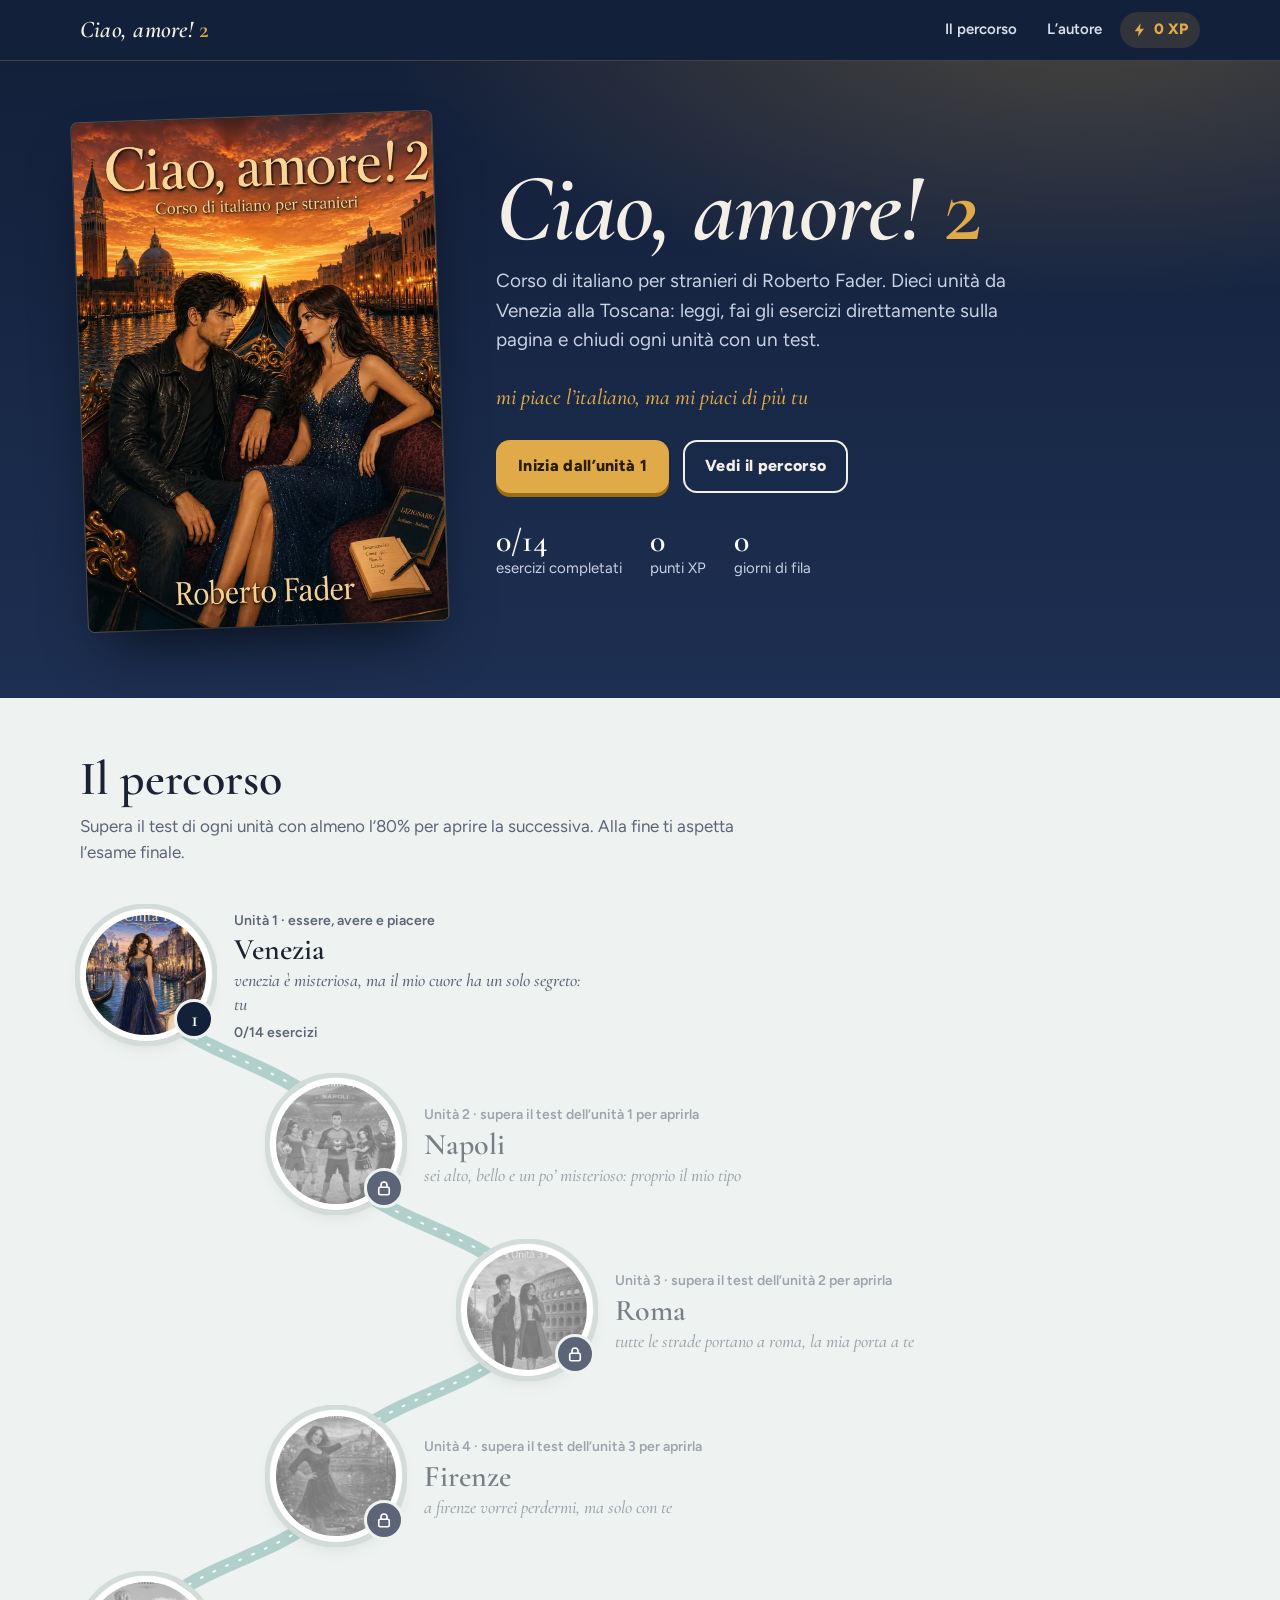
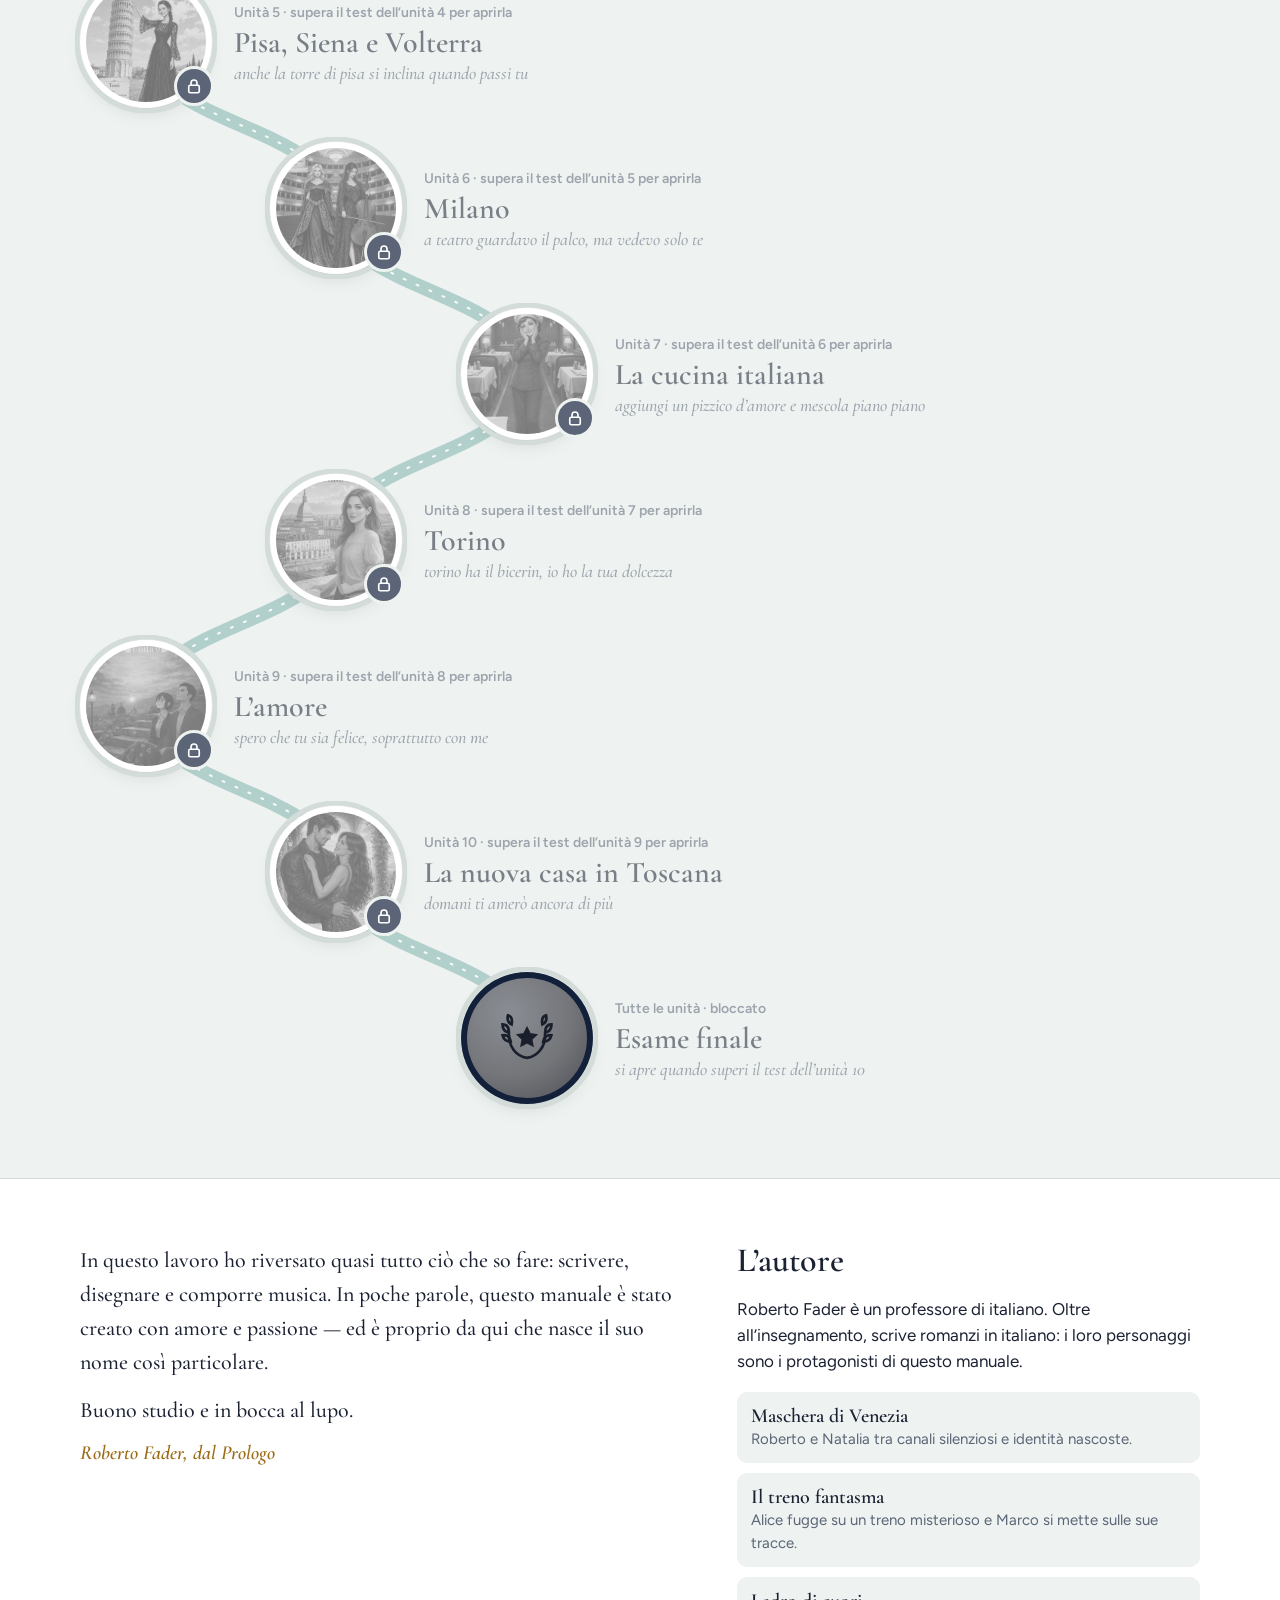
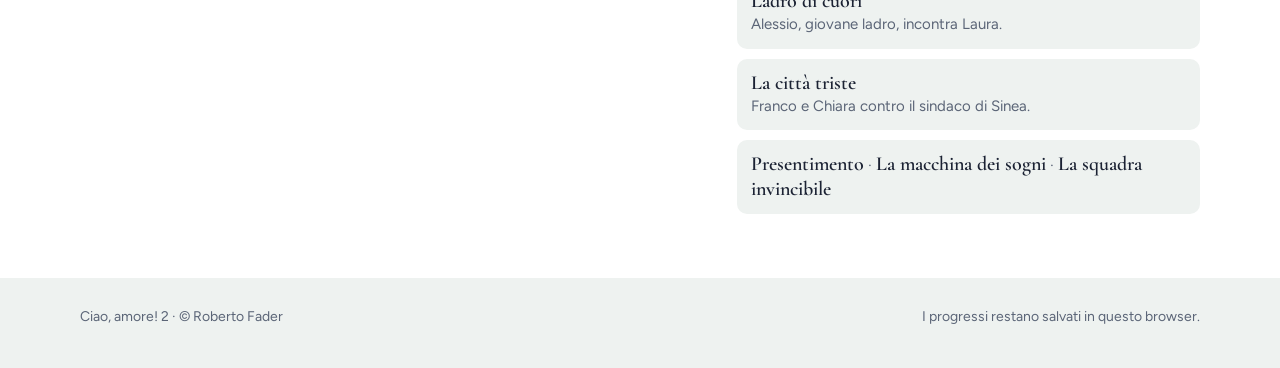
<file: index.html>
<!doctype html>
<html lang="it">
<head>
  <meta charset="utf-8">
  <meta name="viewport" content="width=device-width, initial-scale=1">
  <title>Ciao, amore! 2 — Corso di italiano</title>
  <meta name="description" content="Il manuale di italiano di livello intermedio di Roberto Fader: dieci unità da sfogliare, con un test per ogni unità e un esame finale.">
  <link rel="preconnect" href="https://fonts.googleapis.com">
  <link rel="preconnect" href="https://fonts.gstatic.com" crossorigin>
  <link href="https://fonts.googleapis.com/css2?family=Cormorant+Garamond:ital,wght@0,500;0,600;1,500;1,600&family=Figtree:wght@400;600;700;800&display=swap" rel="stylesheet">
  <link rel="stylesheet" href="css/style.css?v=202610280050">
  <link rel="icon" href="data:image/svg+xml,%3Csvg xmlns='http://www.w3.org/2000/svg' viewBox='0 0 64 64'%3E%3Ccircle cx='32' cy='32' r='30' fill='%2313203a'/%3E%3Ctext x='32' y='44' font-size='34' text-anchor='middle' fill='%23e0aa48' font-family='Georgia' font-style='italic'%3Ea!%3C/text%3E%3C/svg%3E">
</head>
<body>
  <header class="topbar"></header>

  <main>
    <section class="hero">
      <div class="wrap">
        <div class="hero-cover"><img src="assets/covers/cover.webp" alt="Copertina di Ciao, amore! 2, corso di italiano per stranieri di Roberto Fader" width="640" height="905"></div>
        <div>
          <h1>Ciao, amore! <span class="two">2</span></h1>
          <p class="sub">Corso di italiano per stranieri di Roberto Fader. Dieci unità da Venezia alla Toscana: leggi, fai gli esercizi direttamente sulla pagina e chiudi ogni unità con un test.</p>
          <p class="whisper">mi piace l’italiano, ma mi piaci di più tu</p>
          <div class="hero-actions">
            <a class="btn" id="continua" href="unit.html?u=1">Inizia dall’unità 1</a>
            <a class="btn ghost" href="#percorso">Vedi il percorso</a>
          </div>
          <div class="hero-stats" id="stats"></div>
        </div>
      </div>
    </section>

    <section id="percorso" class="wrap">
      <div class="percorso-head">
        <h2>Il percorso</h2>
        <p>Supera il test di ogni unità con almeno l’80% per aprire la successiva. Alla fine ti aspetta l’esame finale.</p>
      </div>
      <div class="path" id="path"></div>
    </section>

    <section class="prologo" id="autore">
      <div class="wrap">
        <blockquote>
          <p>In questo lavoro ho riversato quasi tutto ciò che so fare: scrivere, disegnare e comporre musica. In poche parole, questo manuale è stato creato con amore e passione — ed è proprio da qui che nasce il suo nome così particolare.</p>
          <p>Buono studio e in bocca al lupo.</p>
          <cite>Roberto Fader, dal Prologo</cite>
        </blockquote>
        <div>
          <h2 class="section-title" style="font-size:34px">L’autore</h2>
          <p>Roberto Fader è un professore di italiano. Oltre all’insegnamento, scrive romanzi in italiano: i loro personaggi sono i protagonisti di questo manuale.</p>
          <ul class="works">
            <li><b>Maschera di Venezia</b> Roberto e Natalia tra canali silenziosi e identità nascoste.</li>
            <li><b>Il treno fantasma</b> Alice fugge su un treno misterioso e Marco si mette sulle sue tracce.</li>
            <li><b>Ladro di cuori</b> Alessio, giovane ladro, incontra Laura.</li>
            <li><b>La città triste</b> Franco e Chiara contro il sindaco di Sinea.</li>
            <li><b>Presentimento</b> · <b>La macchina dei sogni</b> · <b>La squadra invincibile</b></li>
          </ul>
        </div>
      </div>
    </section>
  </main>

  <footer class="site"><div class="wrap"><span>Ciao, amore! 2 · © Roberto Fader</span><span>I progressi restano salvati in questo browser.</span></div></footer>

  <script src="js/data.js?v=202610280050"></script>
  <script src="js/quizzes.js?v=202610280050"></script>
  <script src="js/lessons.js?v=202610280050"></script>
  <script src="js/common.js?v=202610280050"></script>
  <script src="js/exercises.js?v=202610280050"></script>
  <script src="js/home.js?v=202610280050"></script>
</body>
</html>
</file>
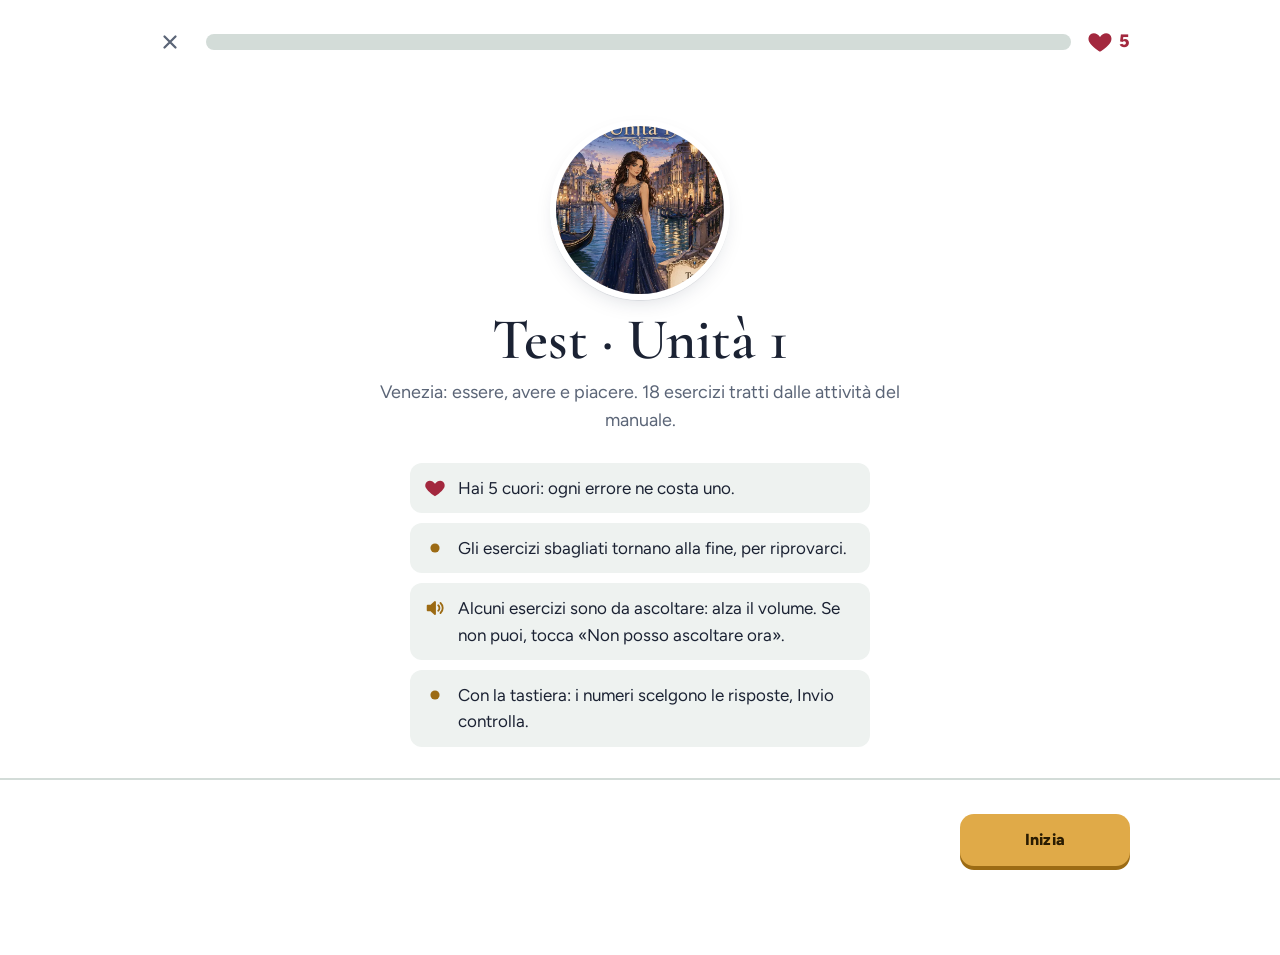
<file: quiz.html>
<!doctype html>
<html lang="it">
<head>
  <meta charset="utf-8">
  <meta name="viewport" content="width=device-width, initial-scale=1, viewport-fit=cover">
  <title>Test — Ciao, amore! 2</title>
  <link rel="preconnect" href="https://fonts.googleapis.com">
  <link rel="preconnect" href="https://fonts.gstatic.com" crossorigin>
  <link href="https://fonts.googleapis.com/css2?family=Cormorant+Garamond:ital,wght@0,500;0,600;1,500;1,600&family=Figtree:wght@400;600;700;800&display=swap" rel="stylesheet">
  <link rel="stylesheet" href="css/style.css?v=202610280050">
  <link rel="icon" href="data:image/svg+xml,%3Csvg xmlns='http://www.w3.org/2000/svg' viewBox='0 0 64 64'%3E%3Ccircle cx='32' cy='32' r='30' fill='%2313203a'/%3E%3Ctext x='32' y='44' font-size='34' text-anchor='middle' fill='%23e0aa48' font-family='Georgia' font-style='italic'%3Ea!%3C/text%3E%3C/svg%3E">
</head>
<body class="quiz">
  <div class="qtop">
    <a class="qclose" id="qclose" href="index.html" aria-label="Esci dal test"></a>
    <div class="qprogress" role="progressbar" aria-label="Avanzamento" aria-valuemin="0" aria-valuemax="100" aria-valuenow="0"><span id="bar"></span></div>
    <div class="hearts" id="hearts" aria-label="Cuori rimasti"></div>
  </div>
  <main class="qmain" id="main" aria-live="polite"></main>
  <div class="qfoot" id="foot">
    <div class="inner">
      <div class="msg" id="msg" role="status"></div>
      <span class="hint" id="hint"></span>
      <span class="spacer"></span>
      <button class="btn" id="action" disabled>Controlla</button>
    </div>
  </div>

  <script src="js/data.js?v=202610280050"></script>
  <script src="js/quizzes.js?v=202610280050"></script>
  <script src="js/common.js?v=202610280050"></script>
  <script src="js/quiz.js?v=202610280050"></script>
</body>
</html>
</file>
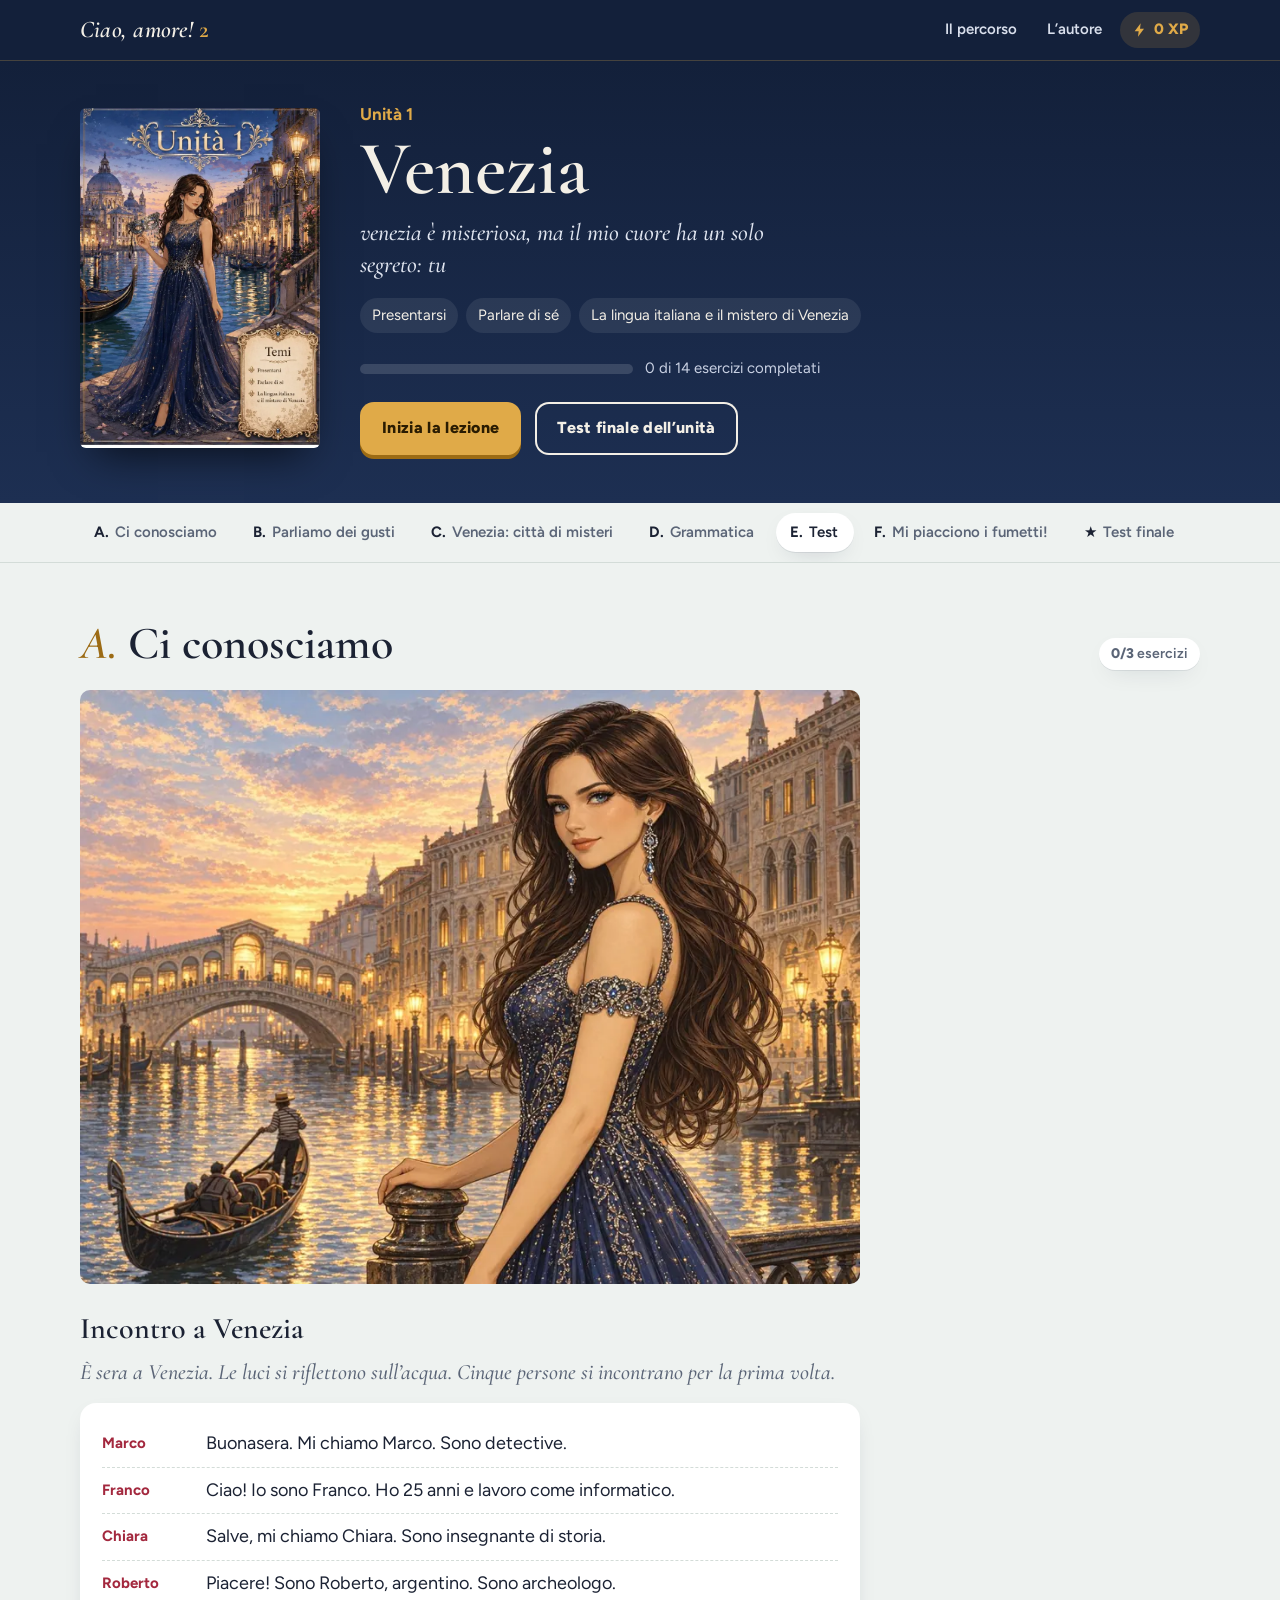
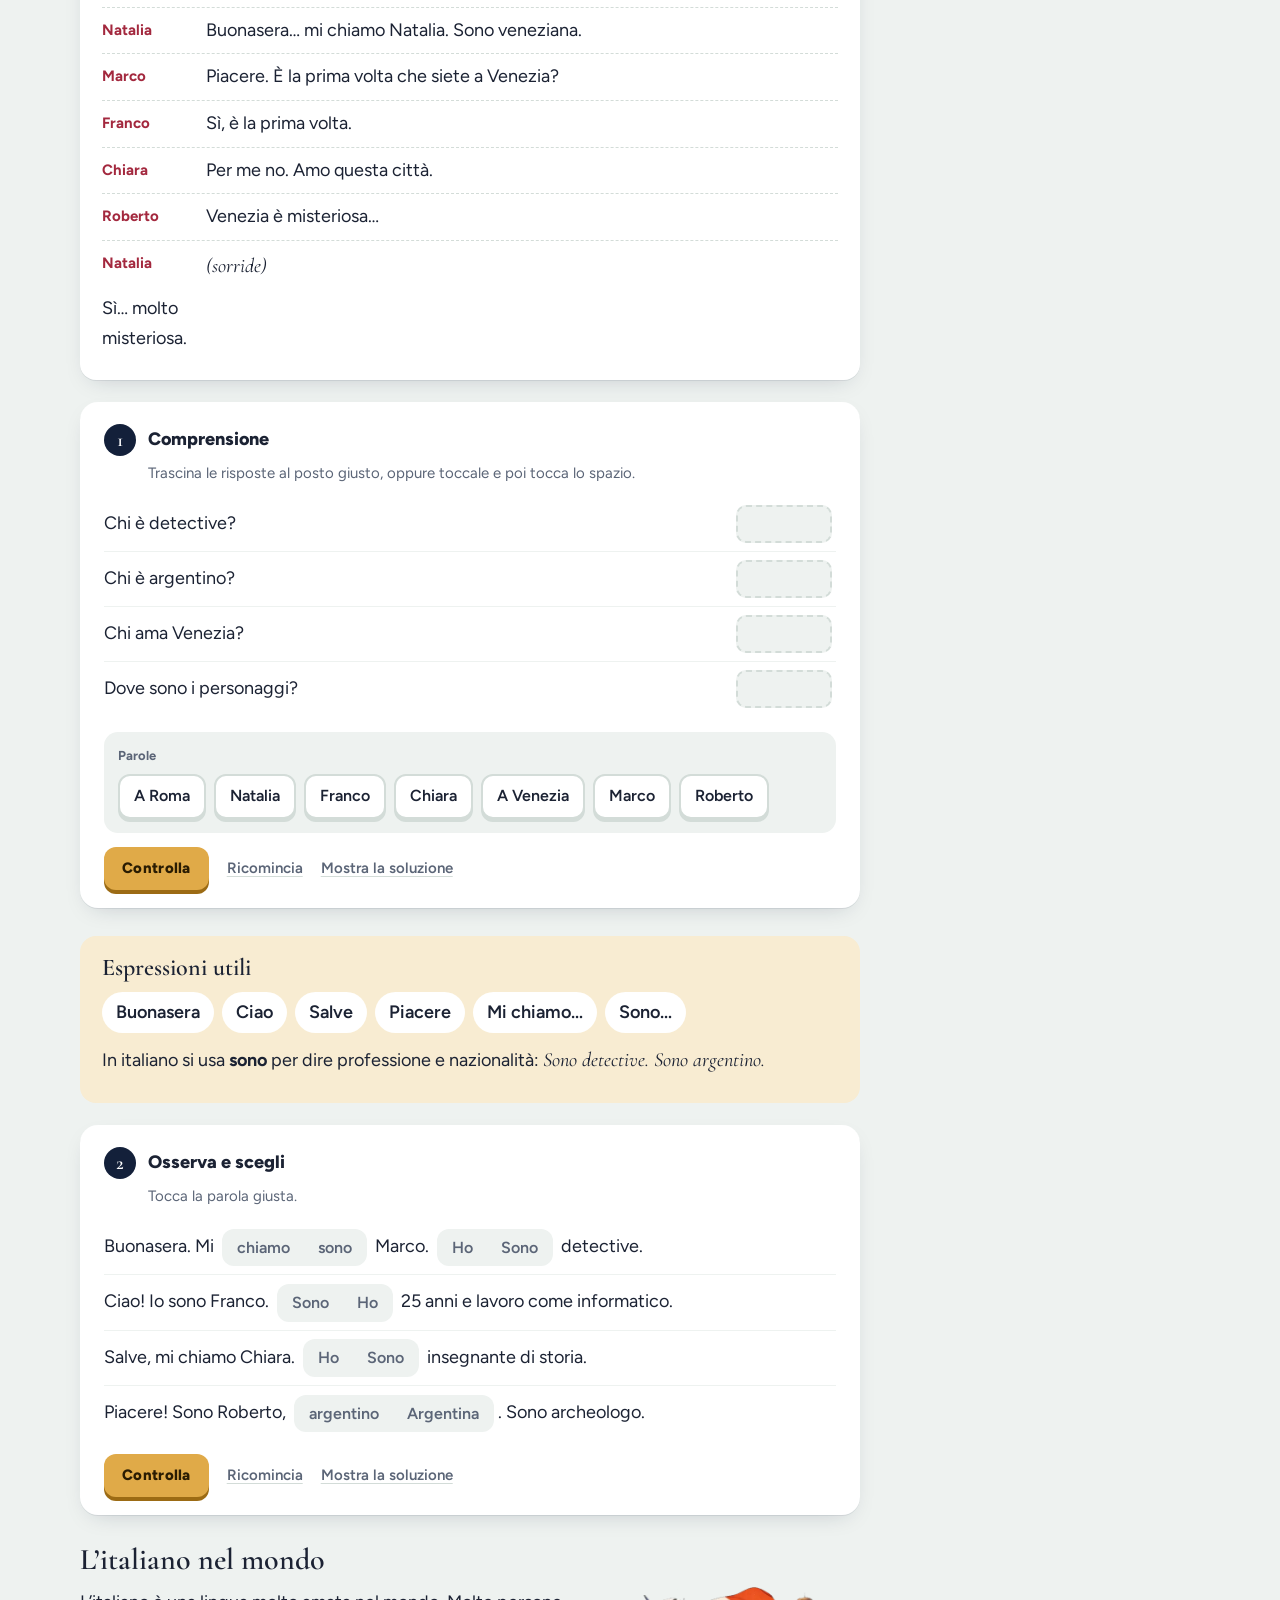
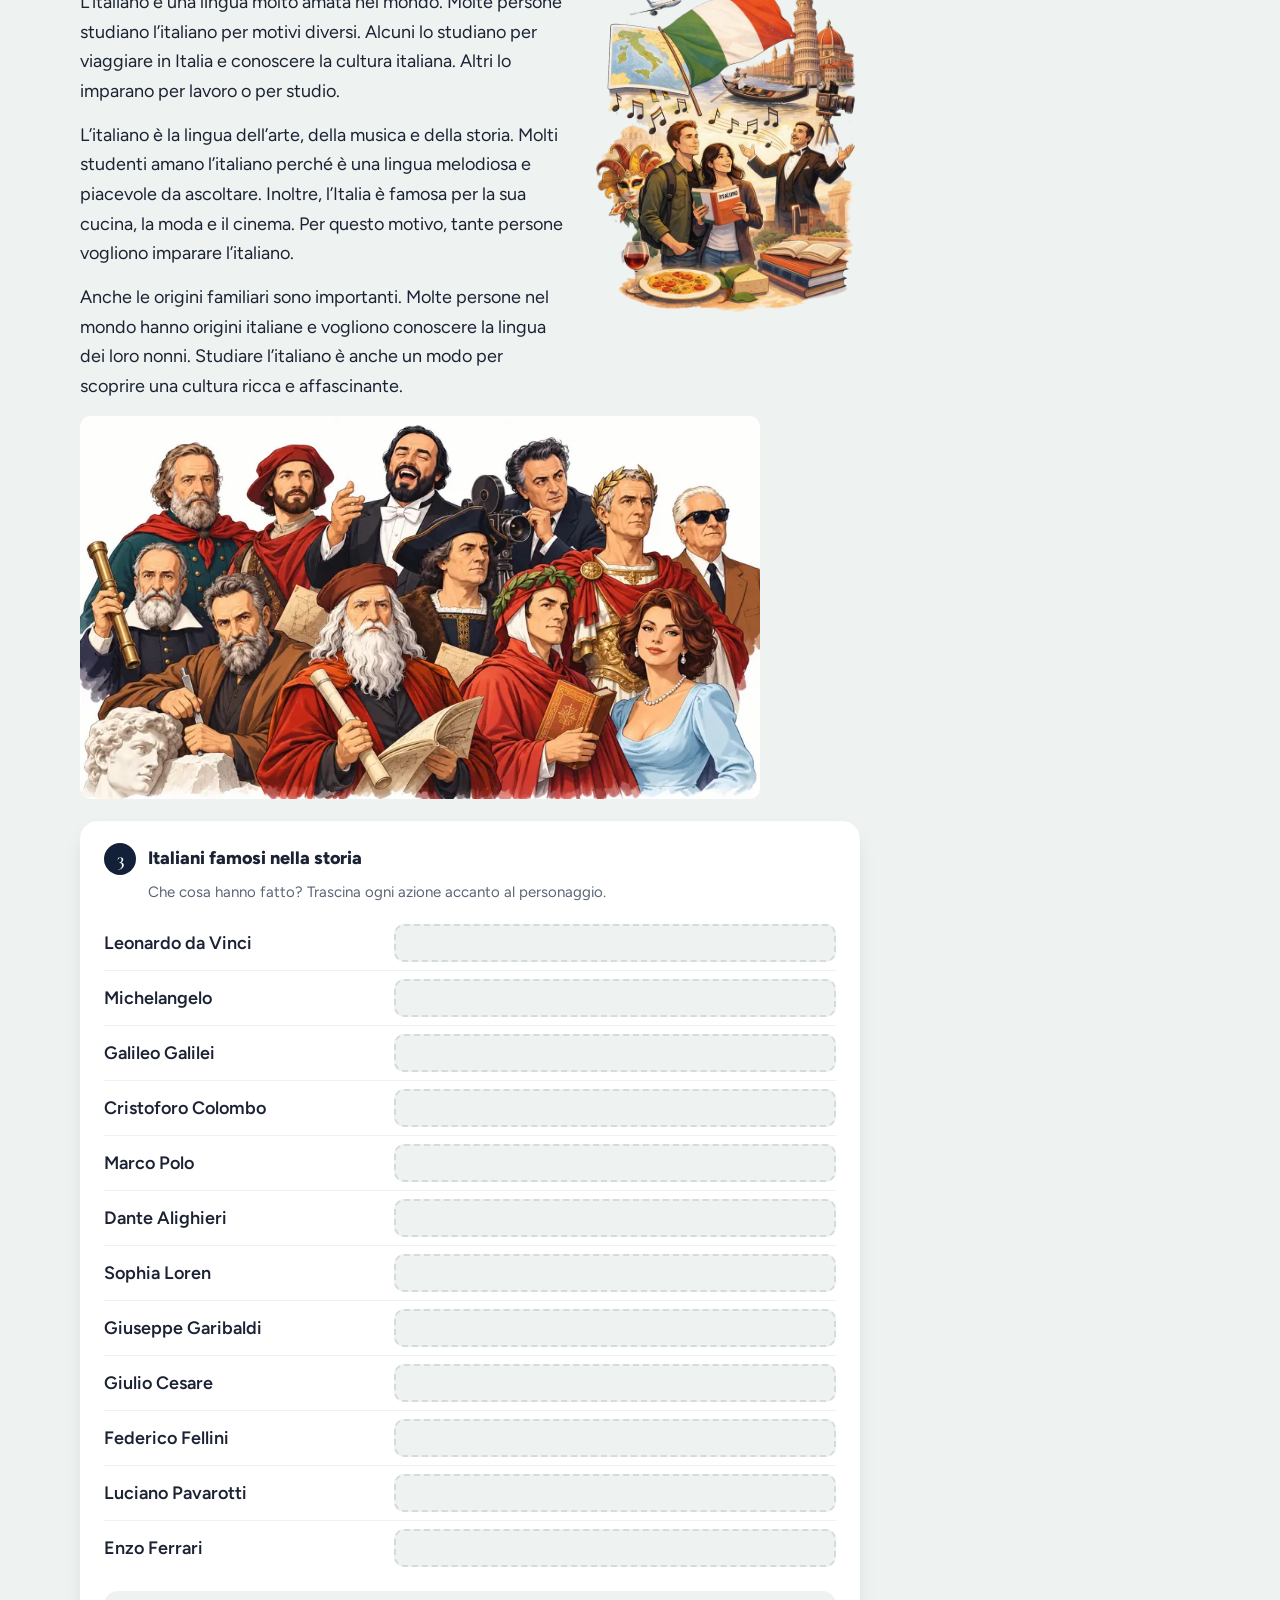
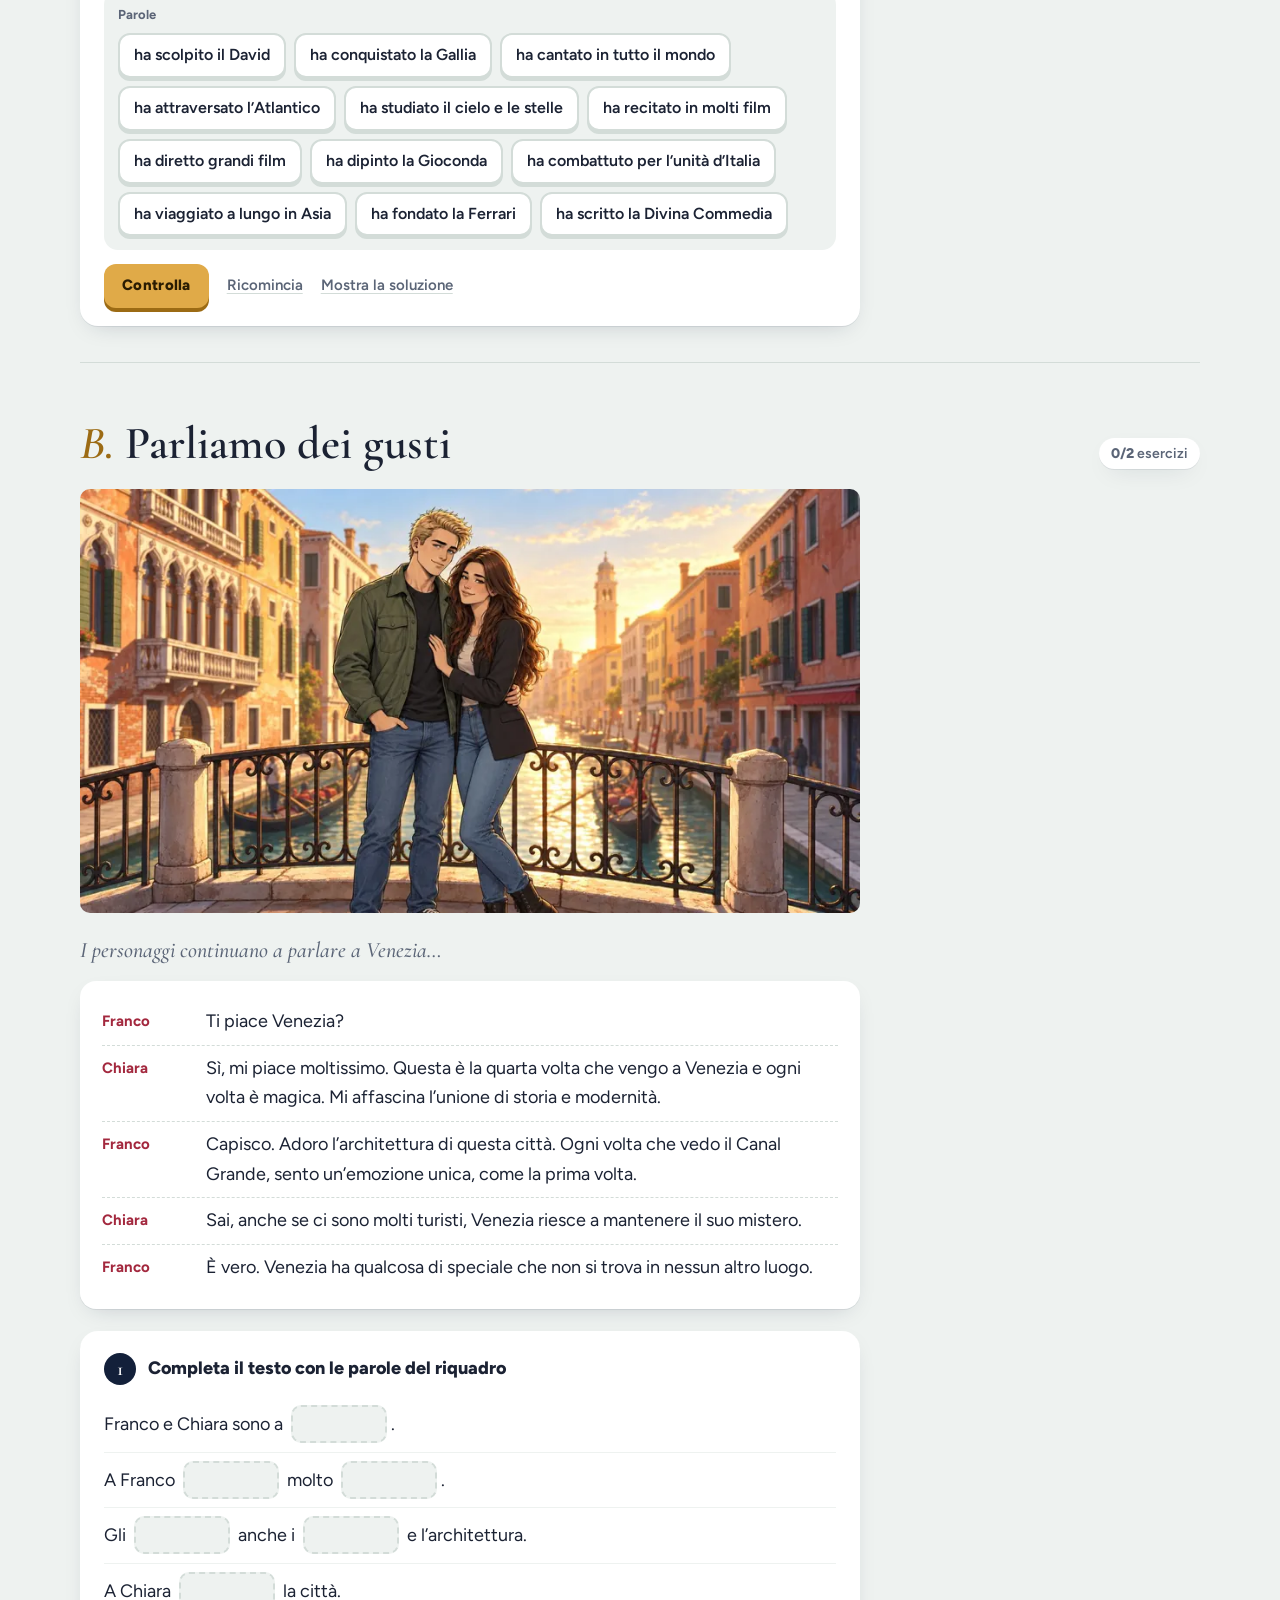
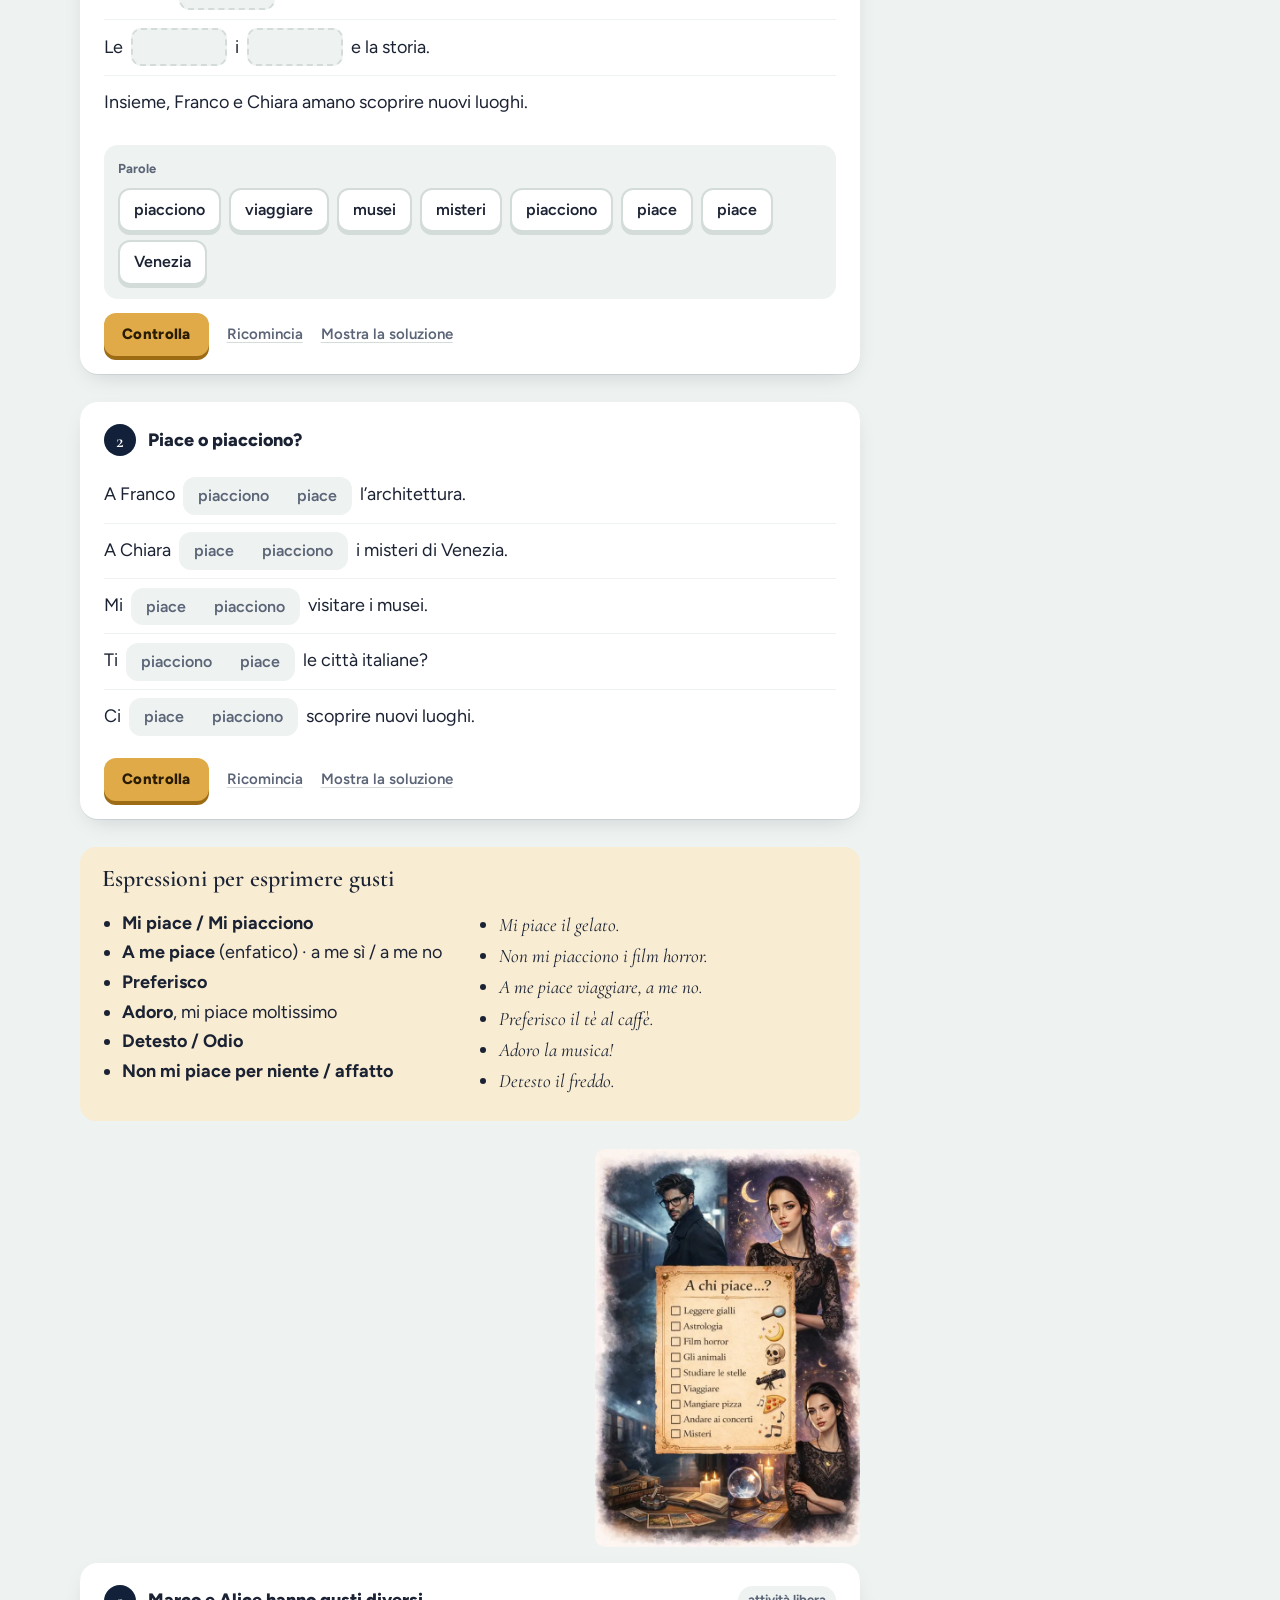
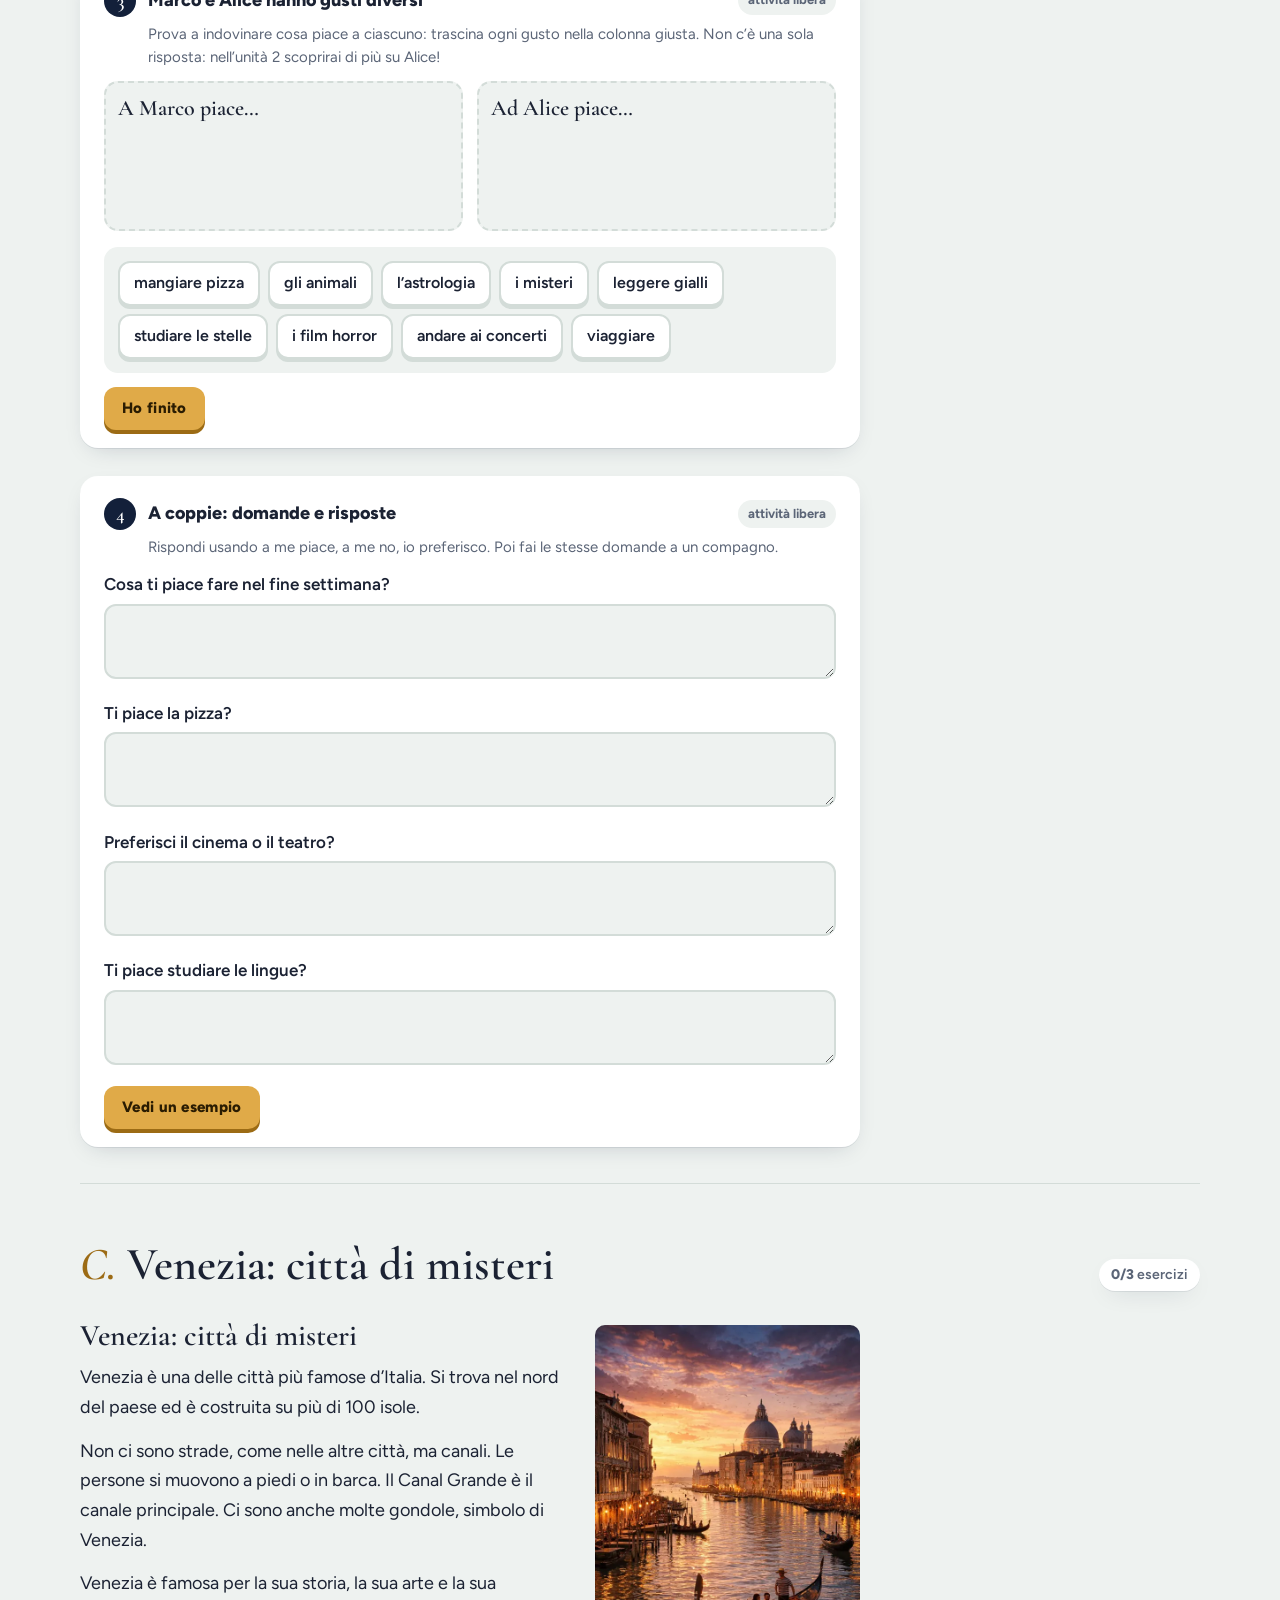
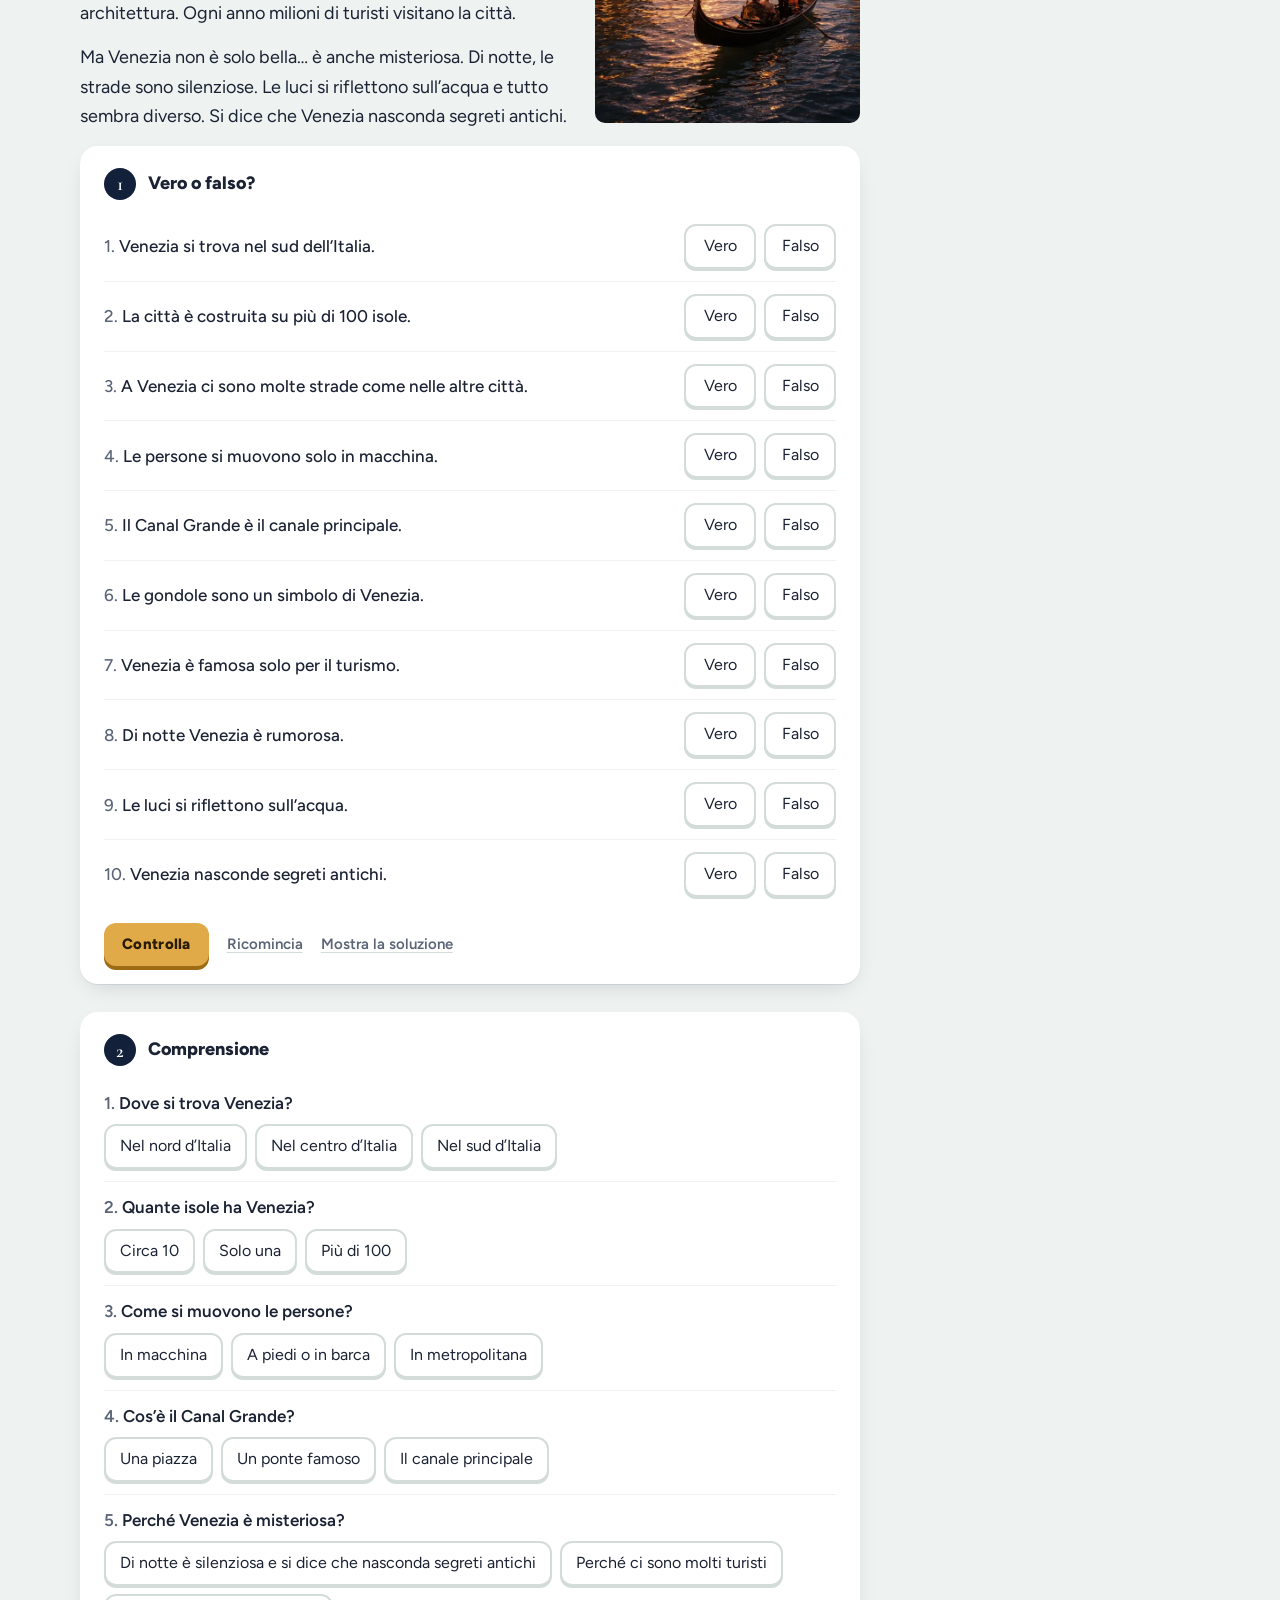
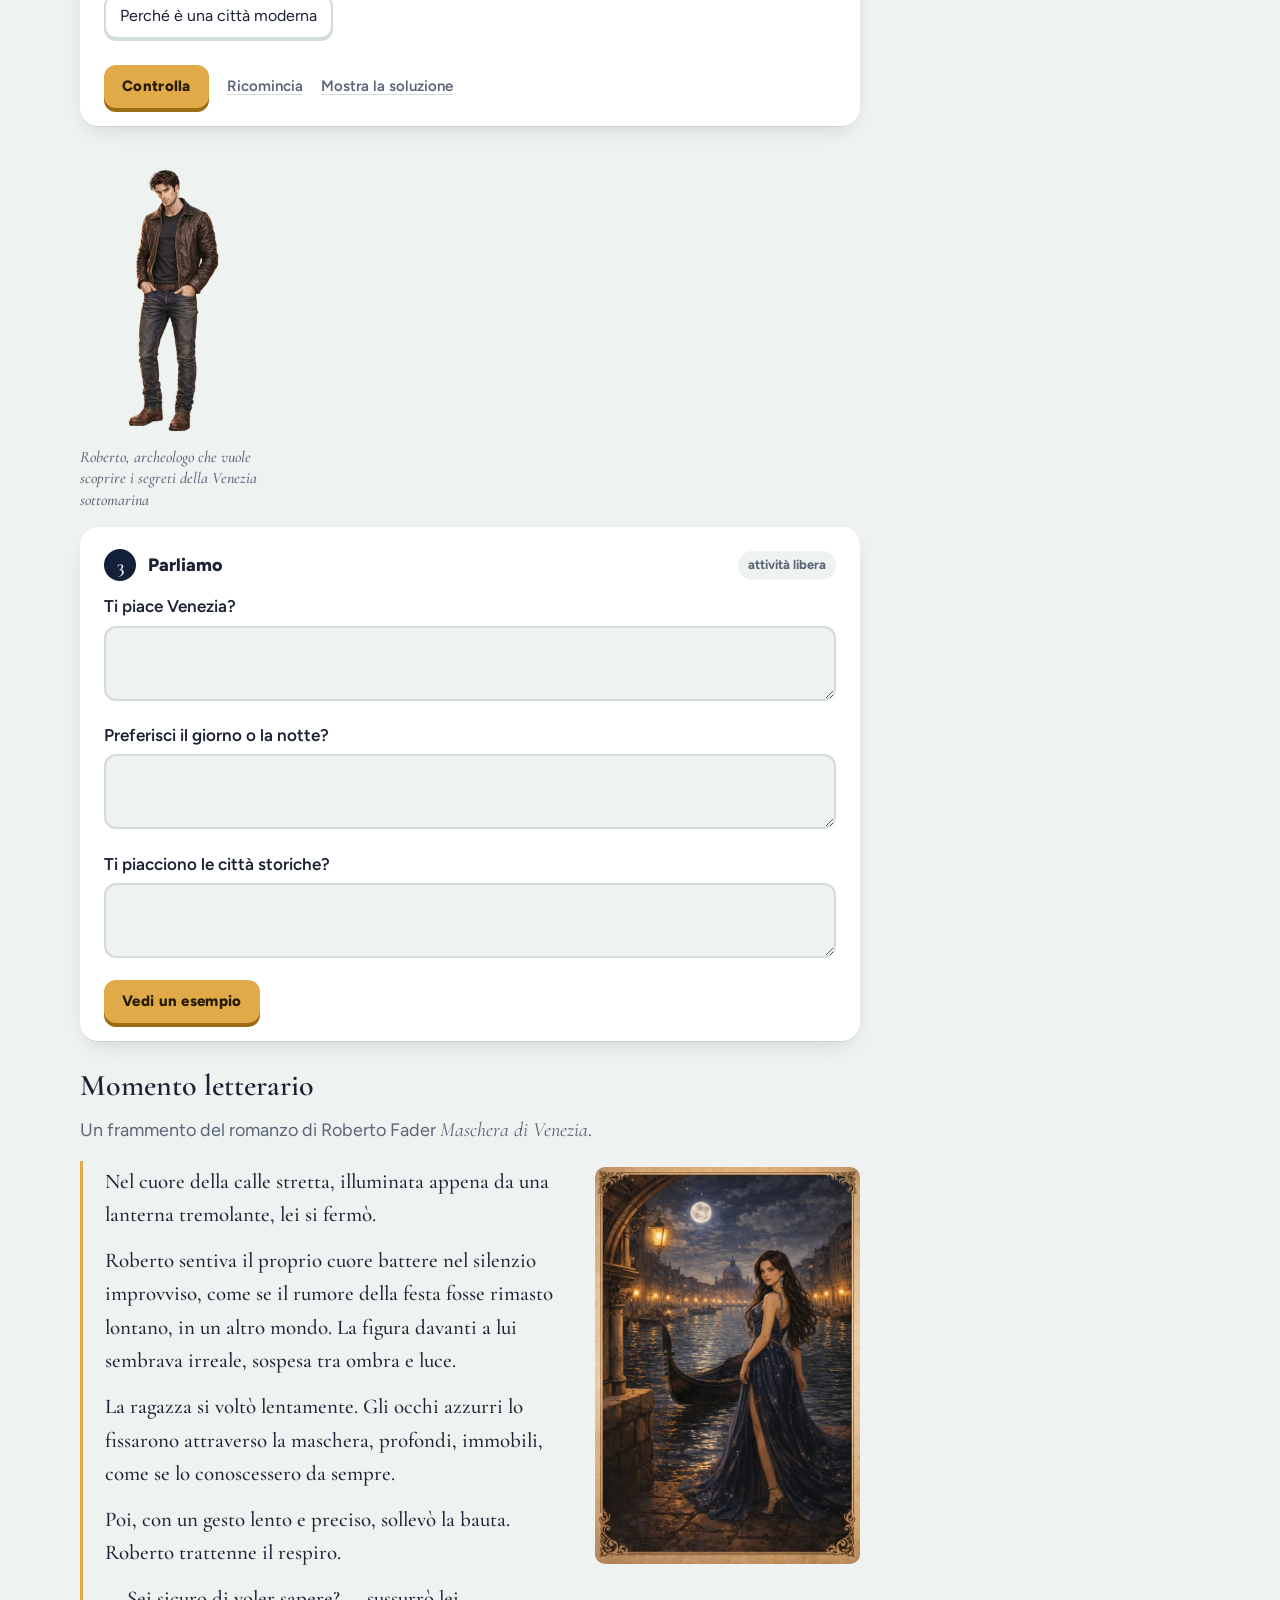
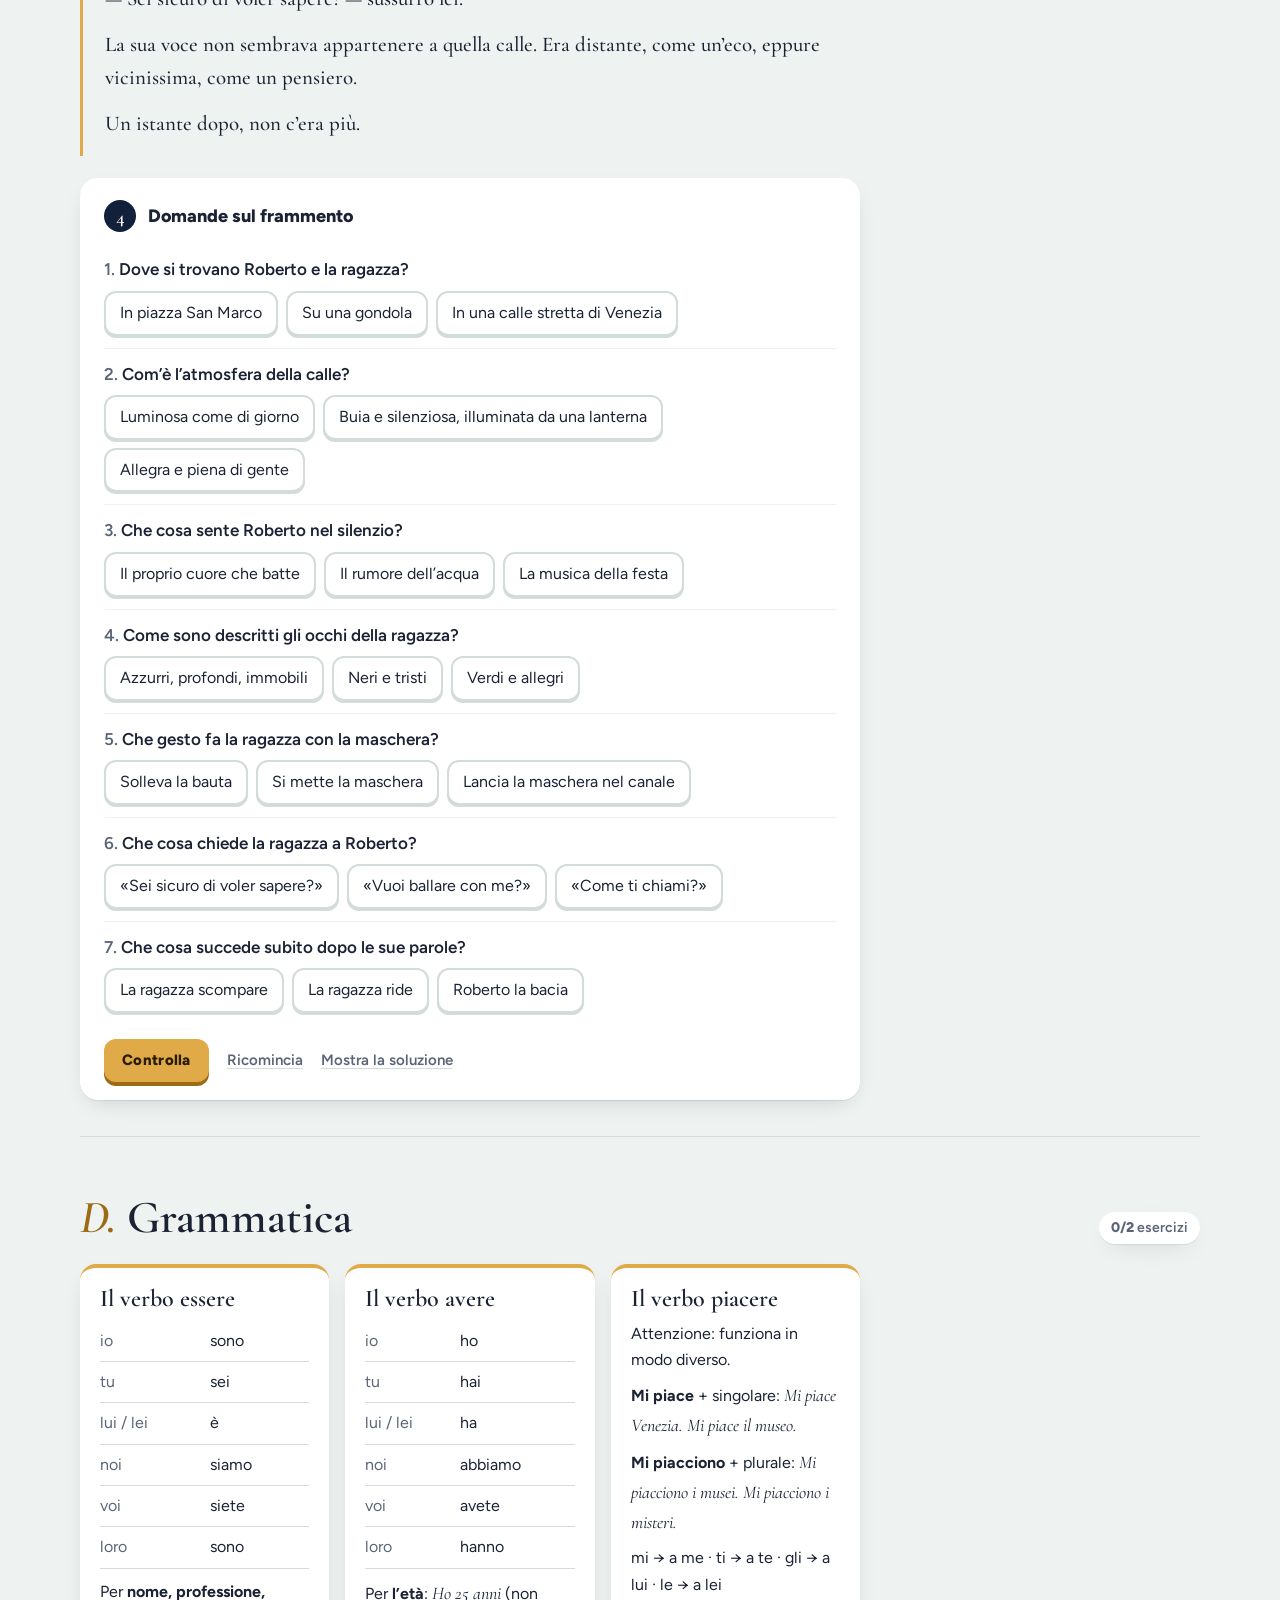
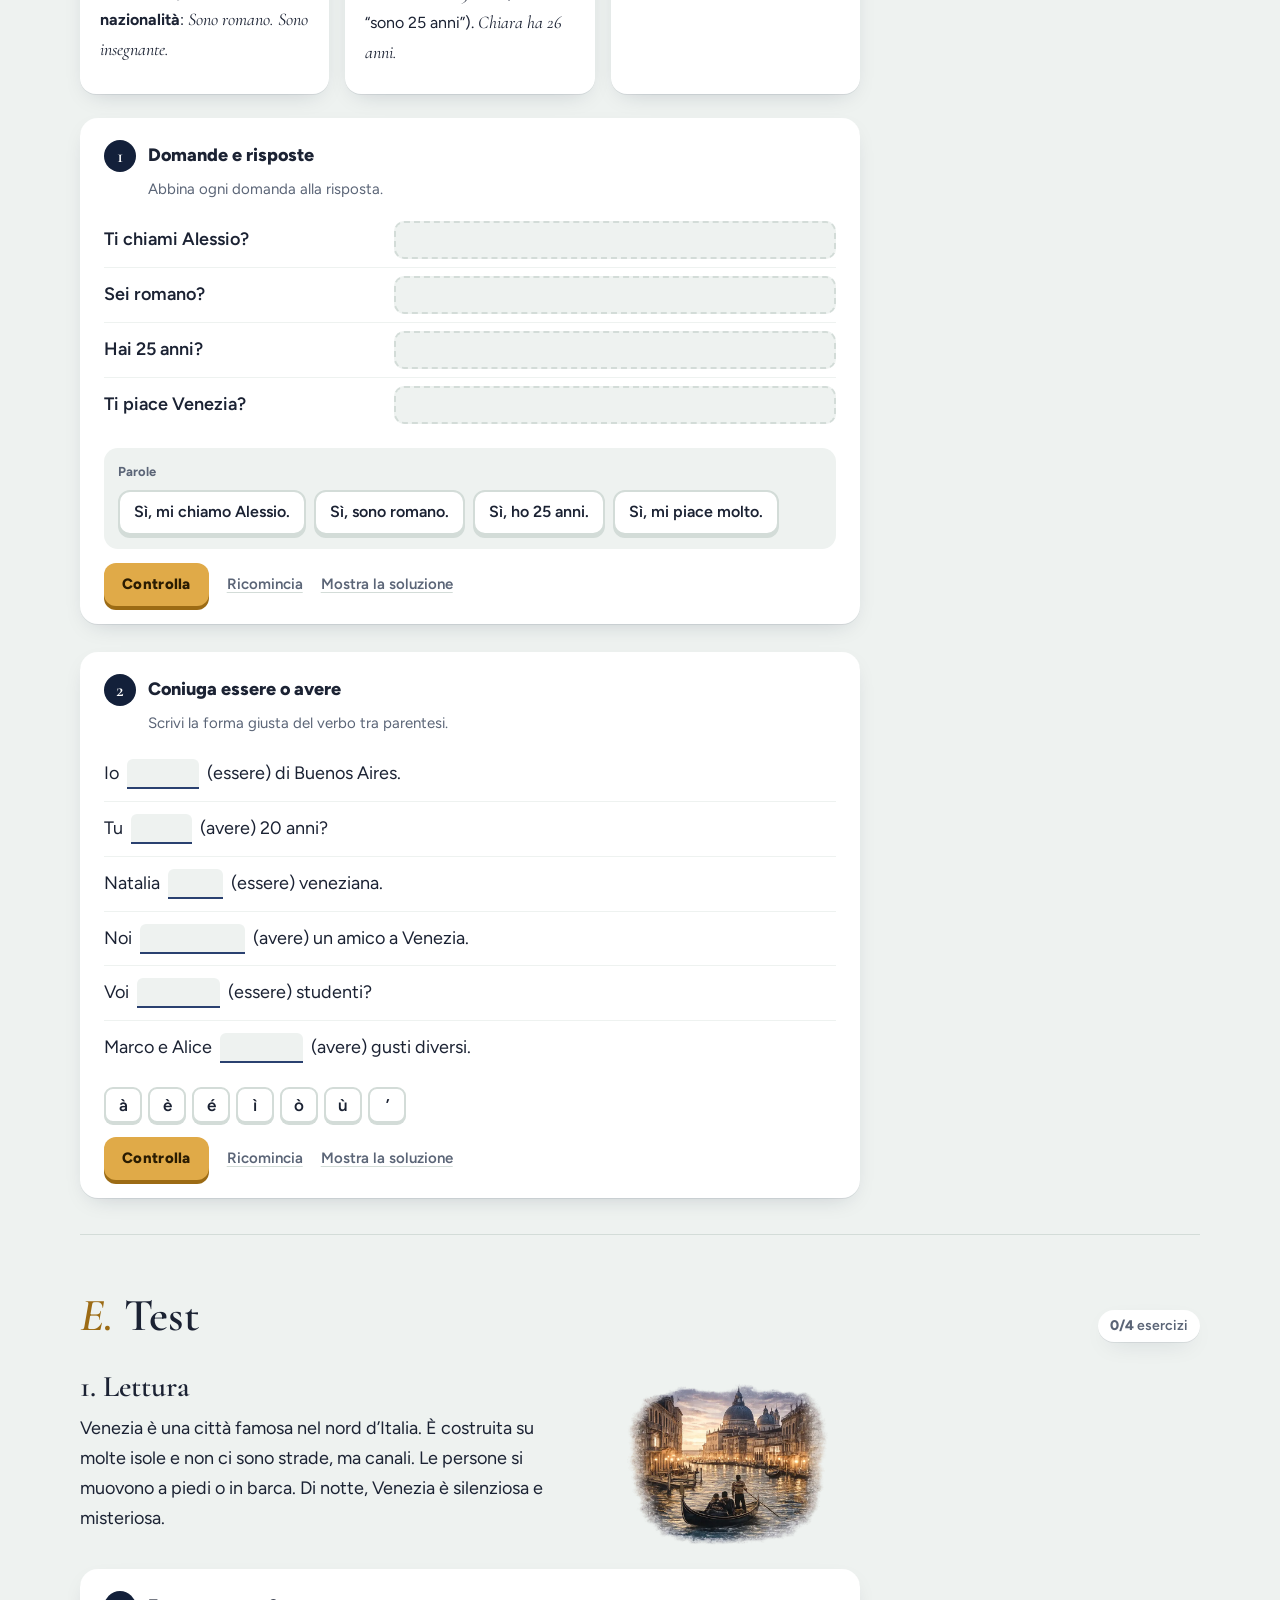
<file: unit.html>
<!doctype html>
<html lang="it">
<head>
  <meta charset="utf-8">
  <meta name="viewport" content="width=device-width, initial-scale=1">
  <title>Unità — Ciao, amore! 2</title>
  <link rel="preconnect" href="https://fonts.googleapis.com">
  <link rel="preconnect" href="https://fonts.gstatic.com" crossorigin>
  <link href="https://fonts.googleapis.com/css2?family=Cormorant+Garamond:ital,wght@0,500;0,600;1,500;1,600&family=Figtree:wght@400;600;700;800&display=swap" rel="stylesheet">
  <link rel="stylesheet" href="css/style.css?v=202610280050">
  <link rel="icon" href="data:image/svg+xml,%3Csvg xmlns='http://www.w3.org/2000/svg' viewBox='0 0 64 64'%3E%3Ccircle cx='32' cy='32' r='30' fill='%2313203a'/%3E%3Ctext x='32' y='44' font-size='34' text-anchor='middle' fill='%23e0aa48' font-family='Georgia' font-style='italic'%3Ea!%3C/text%3E%3C/svg%3E">
</head>
<body>
  <header class="topbar"></header>
  <main id="app"></main>


  <footer class="site"><div class="wrap"><span>Ciao, amore! 2 · © Roberto Fader</span><span>I progressi restano salvati in questo browser.</span></div></footer>

  <script src="js/data.js?v=202610280050"></script>
  <script src="js/quizzes.js?v=202610280050"></script>
  <script src="js/lessons.js?v=202610280050"></script>
  <script src="js/common.js?v=202610280050"></script>
  <script src="js/exercises.js?v=202610280050"></script>
  <script src="js/unit.js?v=202610280050"></script>
</body>
</html>
</file>
<file: css/style.css>
/* Ciao, amore! 2 — stile del sito */
:root {
  --notte: #13203a;
  --notte-2: #1d2f52;
  --notte-3: #2a4170;
  --oro: #e0aa48;
  --oro-scuro: #9c6b14;
  --oro-chiaro: #f8ecd2;
  --rosso: #a3283e;
  --rosso-chiaro: #f9e1e5;
  --laguna: #17766d;
  --laguna-chiara: #d8f0ea;
  --carta: #eef2f0;
  --carta-2: #ffffff;
  --inchiostro: #1b2233;
  --muted: #5b6577;
  --linea: #d3dcd8;
  --ombra: 0 1px 0 rgba(19, 32, 58, .08), 0 8px 24px -12px rgba(19, 32, 58, .25);
  --display: 'Cormorant Garamond', 'Iowan Old Style', Georgia, serif;
  --ui: 'Figtree', system-ui, -apple-system, 'Segoe UI', sans-serif;
  --r-s: 10px;
  --r-m: 16px;
  color-scheme: light;
}
@media (prefers-color-scheme: dark) {
  :root:not([data-theme="light"]) {
    --carta: #0f182b;
    --carta-2: #172440;
    --inchiostro: #eef1f7;
    --muted: #a5afc2;
    --linea: #2b3a5a;
    --laguna-chiara: #123d3a;
    --rosso-chiaro: #431a24;
    --oro-chiaro: #3a2c12;
    --laguna: #4cc3b3;
    --rosso: #f0788c;
    --oro-scuro: #e9bd6a;
    color-scheme: dark;
  }
}

*, *::before, *::after { box-sizing: border-box; }
html { -webkit-text-size-adjust: 100%; }
body {
  margin: 0;
  background: var(--carta);
  color: var(--inchiostro);
  font: 400 17px/1.55 var(--ui);
}
img { max-width: 100%; height: auto; display: block; }
a { color: inherit; }
button { font: inherit; color: inherit; }
:focus-visible { outline: 3px solid var(--oro); outline-offset: 3px; border-radius: 6px; }
.sr-only { position: absolute; width: 1px; height: 1px; overflow: hidden; clip: rect(0 0 0 0); white-space: nowrap; }

.wrap { width: min(1120px, 100% - 32px); margin-inline: auto; }

/* ---------- barra superiore ---------- */
.topbar {
  background: var(--notte);
  color: #f3efe6;
  position: sticky; top: 0; z-index: 30;
  border-bottom: 1px solid rgba(224, 170, 72, .25);
}
.topbar .wrap { display: flex; align-items: center; gap: 16px; height: 60px; }
.brand { font: italic 600 24px/1 var(--display); text-decoration: none; letter-spacing: .01em; white-space: nowrap; }
.brand span { color: var(--oro); font-style: normal; }
.topbar nav { margin-left: auto; display: flex; gap: 6px; align-items: center; }
.topbar nav a { text-decoration: none; padding: 8px 12px; border-radius: 999px; font-weight: 600; font-size: 15px; color: #d9dfec; }
.topbar nav a:hover { background: rgba(255, 255, 255, .08); color: #fff; }
.xp-pill { display: inline-flex; align-items: center; gap: 6px; padding: 6px 12px; border-radius: 999px; background: rgba(224, 170, 72, .15); color: var(--oro); font-weight: 800; font-size: 15px; }
.xp-pill svg { width: 16px; height: 16px; }

/* ---------- bottoni ---------- */
.btn {
  display: inline-flex; align-items: center; justify-content: center; gap: 8px;
  padding: 14px 22px; border-radius: 14px; border: 0; cursor: pointer;
  font-weight: 800; font-size: 16px; letter-spacing: .02em; text-decoration: none;
  background: var(--oro); color: #2a1c02;
  box-shadow: 0 4px 0 var(--oro-scuro);
  transition: transform .08s ease, box-shadow .08s ease, filter .15s;
}
.btn:hover { filter: brightness(1.05); }
.btn:active { transform: translateY(3px); box-shadow: 0 1px 0 var(--oro-scuro); }
.btn[disabled] { background: var(--linea); color: var(--muted); box-shadow: 0 4px 0 #b9c3bf; cursor: not-allowed; filter: none; }
.btn.ghost { background: transparent; color: inherit; box-shadow: inset 0 0 0 2px currentColor; }
.btn.ghost:active { transform: translateY(1px); }
.btn.dark { background: var(--notte-2); color: #fff; box-shadow: 0 4px 0 #0a1222; }

/* ---------- home: hero ---------- */
.hero {
  background:
    radial-gradient(1200px 500px at 85% -10%, rgba(224, 170, 72, .28), transparent 60%),
    linear-gradient(180deg, var(--notte) 0%, var(--notte-2) 100%);
  color: #f3efe6;
  padding: 56px 0 72px;
  overflow: hidden;
}
.hero .wrap { display: grid; grid-template-columns: minmax(220px, 360px) 1fr; gap: 56px; align-items: center; }
.hero-cover { position: relative; }
.hero-cover img { border-radius: 6px; box-shadow: 0 30px 60px -20px rgba(0, 0, 0, .7), 0 0 0 1px rgba(224, 170, 72, .35); transform: rotate(-2deg); }
.hero h1 { font: italic 600 clamp(52px, 8vw, 96px)/.95 var(--display); margin: 0 0 12px; letter-spacing: -.01em; }
.hero h1 .two { color: var(--oro); font-style: normal; }
.hero .sub { font-size: 19px; color: #c9d1e3; margin: 0 0 28px; max-width: 46ch; }
.hero .whisper { font: italic 500 22px/1.35 var(--display); color: var(--oro); margin: 0 0 28px; max-width: 34ch; }
.hero-actions { display: flex; gap: 14px; flex-wrap: wrap; align-items: center; }
.hero-actions .btn.ghost { color: #f3efe6; }
.hero-stats { display: flex; gap: 28px; margin-top: 32px; color: #c9d1e3; font-size: 15px; flex-wrap: wrap; }
.hero-stats b { display: block; font: 600 32px/1 var(--display); color: #fff; }

/* ---------- home: percorso ---------- */
.percorso-head { padding: 56px 0 8px; }
.percorso-head h2, .section-title { font: 600 clamp(34px, 5vw, 48px)/1.05 var(--display); margin: 0 0 8px; }
.percorso-head p { color: var(--muted); margin: 0; max-width: 60ch; }

.path { position: relative; padding: 32px 0 40px; }
.path svg.canal { position: absolute; inset: 0; width: 100%; height: 100%; pointer-events: none; overflow: visible; }
.canal path { fill: none; stroke: var(--laguna); stroke-opacity: .28; stroke-width: 14; stroke-linecap: round; }
.canal path.dash { stroke: var(--carta-2); stroke-opacity: .9; stroke-width: 2; stroke-dasharray: 2 12; }
.stop {
  position: relative; display: grid; grid-template-columns: 132px minmax(0, 360px); gap: 22px; align-items: center;
  width: fit-content; max-width: 100%; text-decoration: none; margin: 0 0 34px calc(var(--o, 0) * 17%);
}
.medal {
  position: relative; width: 132px; height: 132px; border-radius: 50%;
  background: var(--carta-2); padding: 6px; box-shadow: var(--ombra);
}
.medal img { width: 100%; height: 100%; border-radius: 50%; object-fit: cover; object-position: 50% 30%; }
.medal .ring { position: absolute; inset: -5px; width: calc(100% + 10px); height: calc(100% + 10px); transform: rotate(-90deg); }
.medal .ring circle { fill: none; stroke-width: 5; }
.medal .ring .track { stroke: var(--linea); }
.medal .ring .fill { stroke: var(--oro); stroke-linecap: round; transition: stroke-dashoffset .8s ease; }
.medal .num {
  position: absolute; right: -2px; bottom: 2px; width: 40px; height: 40px; border-radius: 50%;
  display: grid; place-items: center; background: var(--notte); color: #fff; font: 600 22px/1 var(--display);
  border: 3px solid var(--carta);
}
.stop.done .medal .num { background: var(--oro); color: #2a1c02; }
.stop:hover .medal { transform: translateY(-3px); }
.medal { transition: transform .2s ease; }
.stop-text small { color: var(--muted); font-weight: 600; font-size: 14px; }
.stop-text h3 { font: 600 30px/1.05 var(--display); margin: 2px 0 4px; }
.stop-text .tag { font: italic 500 18px/1.3 var(--display); color: var(--muted); margin: 0; }
.stars { display: inline-flex; gap: 2px; margin-top: 6px; vertical-align: middle; }
.stars svg { width: 18px; height: 18px; }
.stars .on { fill: var(--oro); }
.stars .off { fill: var(--linea); }

.stop.finale .medal { background: var(--notte); }
.finale-badge { width: 100%; height: 100%; border-radius: 50%; display: grid; place-items: center; background: radial-gradient(circle at 35% 30%, #f6d58f, var(--oro) 55%, var(--oro-scuro)); }
.finale-badge svg { width: 58px; height: 58px; color: var(--notte); }

/* ---------- home: prologo e appendice ---------- */
.prologo { background: var(--carta-2); border-top: 1px solid var(--linea); padding: 64px 0; }
.prologo .wrap { display: grid; grid-template-columns: 1.3fr 1fr; gap: 56px; }
.prologo blockquote { margin: 0; font: 500 22px/1.55 var(--display); max-width: 58ch; }
.prologo blockquote p { margin: 0 0 14px; }
.prologo cite { display: block; font: italic 600 20px var(--display); color: var(--oro-scuro); }

footer.site { padding: 28px 0 40px; color: var(--muted); font-size: 14px; }
footer.site .wrap { display: flex; justify-content: space-between; gap: 16px; flex-wrap: wrap; }

/* ---------- pagina unità ---------- */
.unit-hero { background: linear-gradient(180deg, var(--notte), var(--notte-2)); color: #f3efe6; padding: 40px 0 48px; }
.unit-hero .wrap { display: grid; grid-template-columns: 240px 1fr; gap: 40px; align-items: center; }
.unit-hero img.cover { border-radius: 6px; box-shadow: 0 20px 40px -16px rgba(0, 0, 0, .7); }
.unit-hero .kicker { color: var(--oro); font-weight: 700; margin: 0; }
.unit-hero h1 { font: 600 clamp(44px, 7vw, 76px)/1 var(--display); margin: 4px 0 10px; }
.unit-hero .tagline { font: italic 500 24px/1.3 var(--display); color: #dfe4ef; margin: 0 0 18px; max-width: 38ch; }
.temi { display: flex; flex-wrap: wrap; gap: 8px; padding: 0; margin: 0 0 24px; list-style: none; }
.temi li { padding: 6px 12px; border-radius: 999px; background: rgba(255, 255, 255, .08); font-size: 15px; }
.unit-hero .hero-actions .btn.ghost { color: #f3efe6; }
.unit-best { margin-left: 4px; color: #c9d1e3; font-size: 15px; }

.secnav { position: sticky; top: 60px; z-index: 20; background: var(--carta); border-bottom: 1px solid var(--linea); }
.secnav .wrap { display: flex; gap: 6px; overflow-x: auto; padding: 10px 0; scrollbar-width: none; }
.secnav a { flex: none; text-decoration: none; padding: 8px 14px; border-radius: 999px; font-weight: 600; font-size: 15px; color: var(--muted); white-space: nowrap; }
.secnav a b { color: var(--inchiostro); margin-right: 4px; }
.secnav a:hover, .secnav a.on { background: var(--carta-2); color: var(--inchiostro); box-shadow: var(--ombra); }


table.conj { border-collapse: collapse; width: 100%; font-size: 16px; margin: 6px 0 10px; }
table.conj th, table.conj td { text-align: left; padding: 7px 12px 7px 0; border-bottom: 1px solid var(--linea); vertical-align: top; }
table.conj th { color: var(--muted); font-weight: 600; font-size: 14px; }
table.conj td:first-child { color: var(--muted); }

.cta-band { margin: 56px 0 24px; background: var(--notte); color: #f3efe6; border-radius: 22px; padding: 32px; display: grid; grid-template-columns: 1fr auto; gap: 24px; align-items: center; }
.cta-band h2 { font: 600 34px/1.1 var(--display); margin: 0 0 6px; }
.cta-band p { margin: 0; color: #c9d1e3; }
.unit-pager { display: flex; justify-content: space-between; gap: 12px; margin: 0 0 48px; }
.unit-pager a { text-decoration: none; font-weight: 600; color: var(--muted); }
.unit-pager a:hover { color: var(--inchiostro); }


/* ---------- quiz ---------- */
body.quiz { background: var(--carta-2); min-height: 100dvh; display: flex; flex-direction: column; }
.qtop { width: min(980px, 100% - 32px); margin: 0 auto; display: flex; align-items: center; gap: 16px; padding: 22px 0 10px; }
.qclose { flex: none; width: 40px; height: 40px; border-radius: 50%; display: grid; place-items: center; color: var(--muted); text-decoration: none; }
.qclose:hover { background: var(--carta); color: var(--inchiostro); }
.qclose svg { width: 22px; height: 22px; }
.qprogress { flex: 1; height: 16px; border-radius: 999px; background: var(--linea); overflow: hidden; }
.qprogress span { display: block; height: 100%; width: 0; border-radius: 999px; background: linear-gradient(180deg, #f2c66f, var(--oro)); box-shadow: inset 0 -4px 0 rgba(0, 0, 0, .08); transition: width .4s ease; }
.hearts { flex: none; display: flex; align-items: center; gap: 6px; font-weight: 800; color: var(--rosso); font-size: 18px; }
.hearts svg { width: 26px; height: 26px; fill: var(--rosso); }
.hearts.hit svg { animation: pulse .5s ease; }
@keyframes pulse { 40% { transform: scale(1.35); } }

.qmain { flex: 1; width: min(640px, 100% - 32px); margin: 0 auto; padding: 24px 0 180px; }
.qtitle { font: 800 24px/1.25 var(--ui); margin: 6px 0 22px; }
.qctx { display: inline-block; font: italic 500 18px var(--display); color: var(--oro-scuro); margin-bottom: 8px; }
.qsentence { font: 500 28px/1.35 var(--display); background: var(--carta); border-radius: var(--r-m); padding: 22px 24px; margin: 0 0 22px; }
.qsentence .blank { display: inline-block; min-width: 72px; border-bottom: 3px solid var(--oro); margin: 0 4px; color: var(--oro-scuro); text-align: center; }
.qreview { display: inline-flex; align-items: center; gap: 6px; color: var(--rosso); font-weight: 700; font-size: 14px; margin-bottom: 8px; }

.opts { display: grid; gap: 12px; }
.opts.tf { grid-template-columns: 1fr 1fr; }
.opt {
  display: flex; align-items: center; gap: 14px; text-align: left; width: 100%;
  padding: 16px 18px; border-radius: 14px; cursor: pointer; font-size: 18px; font-weight: 600;
  background: var(--carta-2); border: 2px solid var(--linea); box-shadow: 0 3px 0 var(--linea);
  transition: transform .06s ease, border-color .15s, background .15s;
}
.opt:hover { background: var(--carta); }
.opt:active { transform: translateY(2px); box-shadow: 0 1px 0 var(--linea); }
.opt .k { flex: none; width: 28px; height: 28px; border-radius: 8px; border: 2px solid var(--linea); display: grid; place-items: center; font-size: 14px; color: var(--muted); }
.opt.sel { border-color: var(--notte-3); background: #e6ecf8; box-shadow: 0 3px 0 var(--notte-3); }
.opt.sel .k { border-color: var(--notte-3); color: var(--notte-3); }
.opt.ok { border-color: var(--laguna); background: var(--laguna-chiara); box-shadow: 0 3px 0 var(--laguna); }
.opt.ko { border-color: var(--rosso); background: var(--rosso-chiaro); box-shadow: 0 3px 0 var(--rosso); }
.opts.tf .opt { justify-content: center; font-size: 20px; padding: 22px; }
@media (prefers-color-scheme: dark) { :root:not([data-theme="light"]) .opt.sel { background: #22345a; } }

.typein { width: 100%; font: 500 22px var(--ui); padding: 16px 18px; border-radius: 14px; border: 2px solid var(--linea); background: var(--carta); color: var(--inchiostro); }
.typein:focus { outline: none; border-color: var(--notte-3); background: var(--carta-2); }
.accents { display: flex; gap: 8px; margin-top: 10px; flex-wrap: wrap; }
.accents button { min-width: 42px; height: 40px; border-radius: 10px; border: 2px solid var(--linea); background: var(--carta-2); cursor: pointer; font-size: 18px; font-weight: 600; box-shadow: 0 2px 0 var(--linea); }

.answer-line { min-height: 64px; border-bottom: 2px solid var(--linea); padding: 8px 0; display: flex; flex-wrap: wrap; gap: 8px; align-content: flex-start; margin-bottom: 26px; background: repeating-linear-gradient(transparent 0 62px, var(--linea) 62px 64px); }
.answer-line.list, .bank.list { flex-direction: column; flex-wrap: nowrap; background: none; }
.answer-line.list { min-height: 120px; }
.bank { display: flex; flex-wrap: wrap; gap: 8px; justify-content: center; }
.tile { padding: 10px 16px; border-radius: 12px; background: var(--carta-2); border: 2px solid var(--linea); box-shadow: 0 3px 0 var(--linea); cursor: pointer; font-size: 18px; font-weight: 600; }
.tile:active { transform: translateY(2px); box-shadow: 0 1px 0 var(--linea); }
.tile.used { visibility: hidden; }
.list .tile { text-align: left; width: 100%; }
.bank .tile.ghosted { color: transparent; background: var(--linea); box-shadow: none; cursor: default; }

.match { display: grid; grid-template-columns: 1fr 1fr; gap: 12px; }
.match .col { display: grid; gap: 12px; align-content: start; }
.match .tile { width: 100%; text-align: center; font-size: 16px; min-height: 56px; }
.match .tile.sel { border-color: var(--notte-3); background: #e6ecf8; box-shadow: 0 3px 0 var(--notte-3); }
.match .tile.ok { border-color: var(--laguna); background: var(--laguna-chiara); box-shadow: none; opacity: .55; cursor: default; }
.match .tile.ko { border-color: var(--rosso); background: var(--rosso-chiaro); animation: shake .35s; }
@keyframes shake { 25% { transform: translateX(-6px); } 75% { transform: translateX(6px); } }

.qfoot { position: fixed; left: 0; right: 0; bottom: 0; border-top: 2px solid var(--linea); background: var(--carta-2); }
.qfoot .inner { width: min(980px, 100% - 32px); margin: 0 auto; padding: 20px 0 calc(20px + env(safe-area-inset-bottom)); display: flex; align-items: center; gap: 18px; min-height: 120px; }
.qfoot .msg { flex: 1; display: none; gap: 16px; align-items: center; }
.qfoot .msg .icon { flex: none; width: 60px; height: 60px; border-radius: 50%; display: grid; place-items: center; background: var(--carta-2); }
.qfoot .msg .icon svg { width: 34px; height: 34px; }
.qfoot .msg h4 { margin: 0; font: 800 22px var(--ui); }
.qfoot .msg p { margin: 2px 0 0; font-size: 16px; }
.qfoot .spacer { flex: 1; }
.qfoot .btn { min-width: 170px; }
.qfoot.ok { background: var(--laguna-chiara); border-color: transparent; }
.qfoot.ok .msg { display: flex; color: var(--laguna); }
.qfoot.ok .btn { background: var(--laguna); color: #fff; box-shadow: 0 4px 0 #0e4d47; }
.qfoot.ko { background: var(--rosso-chiaro); border-color: transparent; }
.qfoot.ko .msg { display: flex; color: var(--rosso); }
.qfoot.ko .btn { background: var(--rosso); color: #fff; box-shadow: 0 4px 0 #6b1426; }
.qfoot.ok .spacer, .qfoot.ko .spacer { display: none; }
.qfoot .hint { color: var(--muted); font-size: 14px; }

/* schermate del quiz */
.screen { text-align: center; padding-top: 24px; }
.screen h1 { font: 600 clamp(40px, 7vw, 58px)/1.05 var(--display); margin: 10px 0 8px; }
.screen .lead { color: var(--muted); font-size: 18px; margin: 0 auto 28px; max-width: 44ch; }
.screen .art { width: 180px; height: 180px; margin: 0 auto; border-radius: 50%; overflow: hidden; box-shadow: var(--ombra); border: 6px solid var(--carta-2); }
.screen .art img { width: 100%; height: 100%; object-fit: cover; object-position: 50% 30%; }
.stat-row { display: grid; grid-template-columns: repeat(3, 1fr); gap: 12px; margin: 0 0 28px; }
.stat { border-radius: 14px; border: 2px solid var(--oro); overflow: hidden; }
.stat .lbl { background: var(--oro); color: #2a1c02; font-weight: 800; font-size: 13px; padding: 5px; }
.stat .val { font: 600 30px/1 var(--display); padding: 14px 6px; }
.stat.blue { border-color: var(--notte-3); }
.stat.blue .lbl { background: var(--notte-3); color: #fff; }
.stat.green { border-color: var(--laguna); }
.stat.green .lbl { background: var(--laguna); color: #fff; }
.screen .actions { display: flex; flex-direction: column; gap: 14px; max-width: 360px; margin: 0 auto; }
.screen .actions .btn.ghost { color: var(--inchiostro); }
.breakdown { text-align: left; margin: 0 auto 28px; display: grid; gap: 8px; max-width: 520px; }
.breakdown a { display: grid; grid-template-columns: 1fr 120px 48px; gap: 12px; align-items: center; text-decoration: none; padding: 8px 12px; border-radius: 10px; background: var(--carta); font-size: 15px; }
.breakdown .bar { height: 10px; border-radius: 99px; background: var(--linea); overflow: hidden; }
.breakdown .bar span { display: block; height: 100%; background: var(--laguna); }
.breakdown .bar span.low { background: var(--rosso); }
.breakdown b { text-align: right; }
.diploma { margin: 0 auto 28px; max-width: 520px; padding: 28px; border: 2px solid var(--oro); outline: 6px double var(--oro); outline-offset: 6px; border-radius: 4px; background: var(--oro-chiaro); }
.diploma h2 { font: italic 600 34px/1.1 var(--display); margin: 0 0 6px; }
.diploma p { margin: 4px 0; }
.diploma input { font: italic 600 26px var(--display); text-align: center; border: 0; border-bottom: 1px solid var(--oro-scuro); background: transparent; color: var(--inchiostro); width: 100%; padding: 6px; margin: 10px 0; }

.intro-list { text-align: left; max-width: 460px; margin: 0 auto 28px; padding: 0; list-style: none; display: grid; gap: 10px; }
.intro-list li { display: flex; gap: 12px; align-items: flex-start; background: var(--carta); border-radius: 12px; padding: 12px 14px; }
.intro-list svg { flex: none; width: 22px; height: 22px; color: var(--oro-scuro); margin-top: 2px; }

/* ---------- responsive ---------- */
@media (max-width: 860px) {
  .hero .wrap { grid-template-columns: 1fr; gap: 32px; }
  .hero-cover { max-width: 240px; }
  .prologo .wrap { grid-template-columns: 1fr; gap: 36px; }
  .unit-hero .wrap { grid-template-columns: 1fr; gap: 24px; }
  .unit-hero img.cover { max-width: 180px; }
  .stop { margin-left: calc(var(--o, 0) * 10%); }
}
@media (max-width: 600px) {
  body { font-size: 16px; }
  .topbar nav a.hide-s { display: none; }
  .brand { font-size: 21px; }
  .hero { padding: 36px 0 48px; }
  .stop { grid-template-columns: 96px minmax(0, 1fr); gap: 16px; }
  .medal { width: 96px; height: 96px; padding: 4px; }
  .medal .num { width: 32px; height: 32px; font-size: 18px; }
  .stop { margin-left: calc(var(--o, 0) * 7%); }
  .stop-text h3 { font-size: 25px; }
  .stop-text .tag { font-size: 16px; }
  .pages { grid-template-columns: 1fr; }
  .cta-band { grid-template-columns: 1fr; padding: 24px; }
  .qsentence { font-size: 24px; padding: 18px; }
  .qtitle { font-size: 21px; }
  .opts.tf { grid-template-columns: 1fr 1fr; }
  .qfoot .inner { flex-wrap: wrap; min-height: 0; }
  .qfoot .btn { width: 100%; }
  .qfoot .spacer, .qfoot .hint { display: none; }
  .qfoot .msg .icon { width: 44px; height: 44px; }
  .match .tile { font-size: 15px; padding: 10px; }
  .stat .val { font-size: 24px; }
  .breakdown a { grid-template-columns: 1fr 70px 44px; }
}
@media (prefers-reduced-motion: reduce) {
  *, *::before, *::after { animation: none !important; transition: none !important; }
}
@media print {
  body.quiz .qtop, body.quiz .qfoot, .screen .actions, .screen .stat-row, .breakdown, .screen .art { display: none !important; }
}

/* =========================================================
   Lezioni interattive
   ========================================================= */
.stop.locked { cursor: default; }
.stop.locked .medal img { filter: grayscale(1) brightness(.85); opacity: .55; }
.stop.locked .stop-text { opacity: .55; }
.stop.locked .medal .num { background: var(--muted); }
.stop.locked .medal .num .lock { width: 18px; height: 18px; }
.stop.locked:hover .medal { transform: none; }
.stop.finale.locked .finale-badge { filter: grayscale(.9); opacity: .6; }
.stop-meta { margin: 6px 0 0; font-size: 14px; color: var(--muted); font-weight: 600; display: flex; align-items: center; gap: 6px; flex-wrap: wrap; }
.stop-meta .stars { margin: 0; }
.works { list-style: none; padding: 0; margin: 16px 0 0; display: grid; gap: 10px; }
.works li { background: var(--carta); border-radius: var(--r-s); padding: 12px 14px; font-size: 15px; color: var(--muted); }
.works b { display: block; color: var(--inchiostro); font: 600 20px/1.2 var(--display); }
.works li:last-child b { display: inline; }

.locked-note { background: rgba(255, 255, 255, .08); border-radius: var(--r-m); padding: 18px 20px; max-width: 520px; }
.locked-note p { margin: 0 0 16px; }
.unit-progress { display: flex; align-items: center; gap: 12px; margin: 0 0 22px; max-width: 460px; color: #c9d1e3; font-size: 15px; }
.up-bar { flex: 1; height: 10px; border-radius: 99px; background: rgba(255, 255, 255, .14); overflow: hidden; }
.up-bar span { display: block; height: 100%; width: 0; background: var(--oro); border-radius: 99px; transition: width .5s ease; }

.secnav a { display: inline-flex; align-items: center; gap: 2px; }
.secnav a.complete::after { content: '✓'; color: var(--laguna); font-weight: 800; margin-left: 6px; }

.lesson-wrap { padding-bottom: 8px; }
.lesson { padding: 56px 0 8px; scroll-margin-top: 118px; border-bottom: 1px solid var(--linea); }
.lesson:last-of-type { border-bottom: 0; }
.lesson-head { display: flex; align-items: baseline; justify-content: space-between; gap: 16px; margin-bottom: 20px; }
.lesson-head h2 { font: 600 clamp(32px, 4.5vw, 46px)/1.05 var(--display); margin: 0; }
.lesson-head .letter { color: var(--oro-scuro); font-style: italic; }
.sec-count { flex: none; font-weight: 800; font-size: 14px; color: var(--muted); background: var(--carta-2); border-radius: 99px; padding: 5px 12px; box-shadow: var(--ombra); }
.sec-count::after { content: ' esercizi'; font-weight: 600; }
.sec-count.all { color: #fff; background: var(--laguna); }
.lesson-body { max-width: 780px; }
.lesson-body::after { content: ''; display: block; clear: both; }

.prose { font-size: 18px; line-height: 1.65; }
.prose h3 { font: 600 30px/1.15 var(--display); margin: 28px 0 10px; }
.prose p { margin: 0 0 14px; }
.prose i { font-family: var(--display); font-size: 1.12em; }
.prose .lead { font: italic 500 22px/1.45 var(--display); color: var(--muted); }
.prose .note { color: var(--muted); }
.prose b.name { font: 600 22px var(--display); color: var(--oro-scuro); }
.dialogue { background: var(--carta-2); border-radius: var(--r-m); padding: 18px 22px; box-shadow: var(--ombra); margin: 0 0 22px; }
.dialogue .line { margin: 0; padding: 8px 0; border-bottom: 1px dashed var(--linea); display: grid; grid-template-columns: 92px 1fr; gap: 12px; }
.dialogue .line:last-child { border-bottom: 0; }
.dialogue .line b { color: var(--rosso); font-weight: 700; font-size: 15px; padding-top: 2px; }
.literary { font: 500 21px/1.6 var(--display); border-left: 3px solid var(--oro); padding: 4px 0 4px 22px; margin: 0 0 22px; }
.literary p { margin: 0 0 12px; }
.box { background: var(--oro-chiaro); border-radius: var(--r-m); padding: 18px 22px; margin: 0 0 22px; }
.box h4 { margin: 0 0 10px; font: 600 24px/1.15 var(--display); }
.box p { margin: 8px 0; }
.box ul, .box ol { margin: 6px 0; padding-left: 20px; }
.box .two-col { display: grid; grid-template-columns: 1fr 1fr; gap: 18px; }
.box .examples li { font-family: var(--display); font-size: 19px; font-style: italic; }
.chips-static { display: flex; flex-wrap: wrap; gap: 8px; margin-bottom: 10px; }
.chips-static span { background: var(--carta-2); border-radius: 99px; padding: 6px 14px; font-weight: 600; }
.defs { display: grid; grid-template-columns: 110px 1fr; gap: 8px 14px; margin: 0 0 10px; }
.defs dt { font-weight: 800; }
.defs dd { margin: 0; }
.grammar-grid { display: grid; grid-template-columns: repeat(3, minmax(0, 1fr)); gap: 16px; margin: 0 0 24px; }
.gcard { background: var(--carta-2); border-radius: var(--r-m); padding: 18px 20px; box-shadow: var(--ombra); border-top: 4px solid var(--oro); }
.gcard h4 { font: 600 24px/1.1 var(--display); margin: 0 0 8px; }
.gcard p { font-size: 16px; margin: 8px 0; }
.reveal { margin: 0 0 18px; }
.reveal summary { cursor: pointer; font-weight: 700; color: var(--laguna); }
.zodiac { padding-left: 18px; font-size: 16px; }
.zodiac li { margin: 4px 0; }

.fig { margin: 0 0 22px; }
.fig img { border-radius: 10px; }
.fig.size-full { width: 100%; }
.fig.size-l { width: 100%; max-width: 680px; }
.fig.size-m { width: 46%; }
.fig.size-s { width: 34%; }
.fig.size-xs { width: 24%; }
.fig.float-right { float: right; margin: 6px 0 16px 24px; }
.fig.float-left { float: left; margin: 6px 24px 16px 0; }
.fig.white img { background: #fff; padding: 8px; }
.fig figcaption { font: italic 500 16px/1.35 var(--display); color: var(--muted); margin-top: 6px; }
.fig.size-comic { max-width: 720px; cursor: zoom-in; }
.fig.size-comic img { border-radius: 4px; box-shadow: var(--ombra); }
.fig.size-comic.zoom { max-width: none; cursor: zoom-out; }

/* ---------- esercizi ---------- */
.ex { clear: both; background: var(--carta-2); border-radius: 18px; padding: 20px 22px 16px; margin: 8px 0 28px; box-shadow: var(--ombra); border: 2px solid transparent; transition: border-color .3s; }
.ex.done { border-color: var(--laguna); }
.ex-head { display: flex; align-items: center; gap: 12px; margin-bottom: 6px; }
.ex-n { flex: none; width: 32px; height: 32px; border-radius: 50%; display: grid; place-items: center; background: var(--notte); color: #fff; font: 600 19px/1 var(--display); }
.ex.done .ex-n, .ex.was-done .ex-n { background: var(--laguna); }
.ex-head h4 { margin: 0; font: 800 18px/1.3 var(--ui); flex: 1; }
.ex-score { font-weight: 800; font-size: 14px; padding: 4px 10px; border-radius: 99px; }
.ex-score:empty { display: none; }
.ex-score.all { background: var(--laguna-chiara); color: var(--laguna); }
.ex-score.some { background: var(--rosso-chiaro); color: var(--rosso); }
.ex-free { font-size: 13px; font-weight: 700; color: var(--muted); background: var(--carta); padding: 4px 10px; border-radius: 99px; }
.ex-hint { color: var(--muted); margin: 0 0 12px 44px; font-size: 15px; }
.ex-body { margin: 12px 0 4px; }
.ex-feedback { margin: 8px 0 0; font-size: 15px; min-height: 0; }
.ex-feedback:empty { display: none; }
.ex-feedback.good { color: var(--laguna); }
.ex-feedback.bad { color: var(--rosso); }
.ex-feedback.shown { color: var(--muted); }
.ex-feedback .tip { display: block; color: var(--muted); margin-top: 4px; }
.ex-foot { display: flex; align-items: center; gap: 18px; flex-wrap: wrap; margin-top: 14px; }
.btn.sm { padding: 10px 18px; font-size: 15px; border-radius: 12px; }
.linkbtn { background: none; border: 0; padding: 6px 0; color: var(--muted); font-weight: 600; font-size: 15px; cursor: pointer; text-decoration: underline; text-underline-offset: 3px; text-decoration-color: var(--linea); }
.linkbtn:hover { color: var(--inchiostro); }

.lines .ln { margin: 0; padding: 8px 0; font-size: 18px; line-height: 2.1; border-bottom: 1px solid var(--carta); }
.lines .ln:last-child { border-bottom: 0; }
.lines.dialogue .ln { padding: 4px 0; background: none; box-shadow: none; }

.gap {
  display: inline-flex; align-items: center; justify-content: center; vertical-align: baseline;
  min-width: 96px; min-height: 38px; padding: 2px 12px; margin: 0 4px; line-height: 1.3;
  border: 2px dashed var(--linea); border-radius: 10px; background: var(--carta); cursor: pointer; font-size: 17px; font-weight: 600;
  touch-action: none;
}
.gap.filled { border-style: solid; border-color: var(--notte-3); background: #e8eef9; color: var(--notte); box-shadow: 0 2px 0 var(--notte-3); }
.gap.armed { border-color: var(--oro); background: var(--oro-chiaro); }
.gap.drop-hover { border-color: var(--oro); background: var(--oro-chiaro); transform: scale(1.04); }
.gap.ok { border-color: var(--laguna); background: var(--laguna-chiara); color: var(--laguna); box-shadow: none; }
.gap.ko { border-color: var(--rosso); background: var(--rosso-chiaro); color: var(--rosso); box-shadow: none; animation: shake .35s; }
.gap.locked { cursor: default; }
.match-lines .ln { display: grid; grid-template-columns: minmax(120px, 38%) 1fr; align-items: center; gap: 12px; line-height: 1.4; }
.match-lines .gap { margin: 0; width: 100%; justify-content: flex-start; text-align: left; }
.match-lines.compact .ln { grid-template-columns: 1fr 110px; max-width: 360px; }
.match-lines.compact .gap { justify-content: center; }
.mleft { font-weight: 600; }
.lines.list .ln { line-height: 1.4; display: flex; align-items: center; justify-content: space-between; gap: 12px; }

.bank-wrap .bank { justify-content: flex-start; }
.bank-wrap { margin-top: 16px; padding: 14px; border-radius: 14px; background: var(--carta); }
.bank-label { display: block; font-size: 13px; font-weight: 700; color: var(--muted); margin-bottom: 8px; }
.bank { display: flex; flex-wrap: wrap; gap: 8px; }
.chip {
  padding: 8px 14px; border-radius: 12px; background: var(--carta-2); border: 2px solid var(--linea); box-shadow: 0 3px 0 var(--linea);
  font-size: 16px; font-weight: 600; cursor: grab; touch-action: none; user-select: none; -webkit-user-select: none;
}
.chip:active { cursor: grabbing; }
.chip.picked { border-color: var(--oro); background: var(--oro-chiaro); box-shadow: 0 3px 0 var(--oro-scuro); }
.chip.used { opacity: .25; pointer-events: none; box-shadow: none; }
.chip.lifting { opacity: .3; }
.drag-ghost { position: fixed; z-index: 200; pointer-events: none; margin: 0; transform: rotate(-3deg) scale(1.05); box-shadow: 0 12px 24px rgba(19, 32, 58, .3) !important; opacity: .95; }
.dragging .gap:not(.locked):not(.filled), .dragging .sort-zone { border-color: var(--oro); }

.gapin {
  font: 600 17px var(--ui); color: var(--notte); padding: 4px 8px; margin: 0 4px; min-width: 5ch;
  border: 0; border-bottom: 2px solid var(--notte-3); background: var(--carta); border-radius: 6px 6px 0 0; text-align: center;
}
.gapin:focus { outline: none; background: var(--oro-chiaro); border-color: var(--oro); }
.gapin.ok { border-color: var(--laguna); background: var(--laguna-chiara); color: var(--laguna); }
.gapin.warn { text-decoration: underline wavy var(--oro-scuro); }
.gapin.ko { border-color: var(--rosso); background: var(--rosso-chiaro); color: var(--rosso); }
.ex .accents { display: flex; gap: 6px; margin-top: 12px; flex-wrap: wrap; }
.ex .accents button { min-width: 38px; height: 36px; border-radius: 9px; border: 2px solid var(--linea); background: var(--carta-2); cursor: pointer; font-size: 17px; font-weight: 600; }

.pick { display: inline-flex; gap: 4px; padding: 3px; margin: 0 4px; border-radius: 12px; background: var(--carta); vertical-align: middle; flex-wrap: wrap; }
.pick button { border: 0; background: transparent; padding: 3px 12px; border-radius: 9px; font-size: 16px; font-weight: 600; cursor: pointer; color: var(--muted); line-height: 1.6; }
.pick button:hover { background: var(--carta-2); color: var(--inchiostro); }
.pick button.on { background: var(--notte-3); color: #fff; }
.pick.chosen button:not(.on) { opacity: .5; }
.pick.ok button.on { background: var(--laguna); }
.pick.ko button.on { background: var(--rosso); }
.pick.ko { animation: shake .35s; }
.pick.locked button:not(.on) { display: none; }

.qlist { list-style: none; padding: 0; margin: 0; counter-reset: q; }
.qitem { padding: 12px 0; border-bottom: 1px solid var(--carta); counter-increment: q; }
.qitem:last-child { border-bottom: 0; }
.qq { margin: 0 0 8px; font-size: 17px; font-weight: 600; }
.qlist:not(.row) .qq::before { content: counter(q) '. '; color: var(--muted); }
.qopts { display: flex; flex-wrap: wrap; gap: 8px; }
.qopts button { padding: 8px 14px; border-radius: 12px; background: var(--carta-2); border: 2px solid var(--linea); box-shadow: 0 2px 0 var(--linea); cursor: pointer; font-size: 16px; text-align: left; }
.qopts button:hover { background: var(--carta); }
.qopts button.on { border-color: var(--notte-3); background: #e8eef9; color: var(--notte); box-shadow: 0 2px 0 var(--notte-3); }
.qitem.ok button.on { border-color: var(--laguna); background: var(--laguna-chiara); color: var(--laguna); box-shadow: none; }
.qitem.ko button.on { border-color: var(--rosso); background: var(--rosso-chiaro); color: var(--rosso); box-shadow: none; animation: shake .35s; }
.qitem.locked button:not(.on) { opacity: .4; pointer-events: none; }
.qlist.tf .qitem { display: flex; align-items: center; justify-content: space-between; gap: 16px; }
.qlist.tf .qq { margin: 0; font-weight: 500; }
.qlist.tf .qopts { flex: none; flex-wrap: nowrap; }
.qlist.tf .qopts button { min-width: 72px; text-align: center; }
.qlist.row .qopts button { min-width: 52px; text-align: center; font: 600 22px var(--display); }
.why { margin: 8px 0 0; font-size: 15px; color: var(--laguna); }
.qlist.tf .why { flex-basis: 100%; }

.sort-cols { display: grid; grid-template-columns: 1fr 1fr; gap: 14px; }
.sort-zone { min-height: 150px; border: 2px dashed var(--linea); border-radius: 14px; padding: 12px; background: var(--carta); cursor: pointer; }
.sort-zone h5 { margin: 0 0 10px; font: 600 22px var(--display); }
.sort-zone.drop-hover { border-color: var(--oro); background: var(--oro-chiaro); }
.sort-items { display: flex; flex-wrap: wrap; gap: 8px; }

.openq { display: block; margin: 0 0 14px; }
.openq span { display: block; font-weight: 600; margin-bottom: 6px; }
.openq textarea { width: 100%; font: 400 17px/1.5 var(--ui); padding: 10px 12px; border-radius: 12px; border: 2px solid var(--linea); background: var(--carta); color: var(--inchiostro); resize: vertical; }
.openq textarea:focus { outline: none; border-color: var(--notte-3); background: var(--carta-2); }
.model { background: var(--oro-chiaro); border-radius: 12px; padding: 12px 16px; }
.model h5 { margin: 0 0 6px; font: 600 20px var(--display); }
.model p { margin: 0; font-family: var(--display); font-size: 19px; font-style: italic; }

@media (max-width: 760px) {
  .grammar-grid { grid-template-columns: 1fr; }
  .box .two-col { grid-template-columns: 1fr; }
  .fig.size-m, .fig.size-s { width: 44%; }
  .fig.size-xs { width: 34%; }
}
@media (max-width: 600px) {
  .lesson { padding-top: 40px; }
  .prose { font-size: 17px; }
  .dialogue { padding: 12px 14px; }
  .dialogue .line { grid-template-columns: 1fr; gap: 0; }
  .fig.size-m, .fig.size-s { float: none; width: 100%; margin: 0 0 18px; }
  .fig.size-xs { width: 40%; }
  .ex { padding: 16px 14px 14px; margin-left: -4px; margin-right: -4px; }
  .ex-hint { margin-left: 0; }
  .lines .ln { font-size: 17px; }
  .match-lines .ln { grid-template-columns: 1fr; gap: 6px; }
  .match-lines.compact .ln { grid-template-columns: 1fr 96px; }
  .qlist.tf .qitem { flex-direction: column; align-items: stretch; gap: 8px; }
  .sort-cols { grid-template-columns: 1fr; }
  .defs { grid-template-columns: 1fr; }
  .defs dd { margin-bottom: 8px; }
  .lesson-head { flex-direction: column; gap: 8px; }
}
@media (prefers-color-scheme: dark) {
  :root:not([data-theme="light"]) .gap.filled, :root:not([data-theme="light"]) .qopts button.on { background: #22345a; color: #fff; }
  :root:not([data-theme="light"]) .gapin { color: var(--inchiostro); }
}

/* ---------- audio nei test ---------- */
.say-row { display: flex; align-items: center; gap: 12px; margin: 0 0 22px; }
.say { border: 0; cursor: pointer; display: grid; place-items: center; border-radius: 18px; color: #fff; background: var(--notte-3); box-shadow: 0 4px 0 var(--notte); transition: transform .08s; }
.say:active { transform: translateY(3px); box-shadow: 0 1px 0 var(--notte); }
.say.normal { width: 96px; height: 96px; }
.say.normal svg { width: 52px; height: 52px; }
.say.slow { width: 60px; height: 60px; background: var(--carta); color: var(--notte-3); box-shadow: 0 4px 0 var(--linea); border: 2px solid var(--linea); }
.say.slow svg { width: 34px; height: 34px; }
.say.playing { animation: sayPulse 1s ease-in-out infinite; }
@keyframes sayPulse { 50% { filter: brightness(1.25); } }
.say-hint { color: var(--muted); font-size: 15px; }
.qfoot .hint .linkbtn { font-size: 15px; }
@media (max-width: 600px) {
  .say.normal { width: 80px; height: 80px; }
  .qfoot .hint:has(.linkbtn) { display: block; order: 3; width: 100%; text-align: center; }
}
</file>
